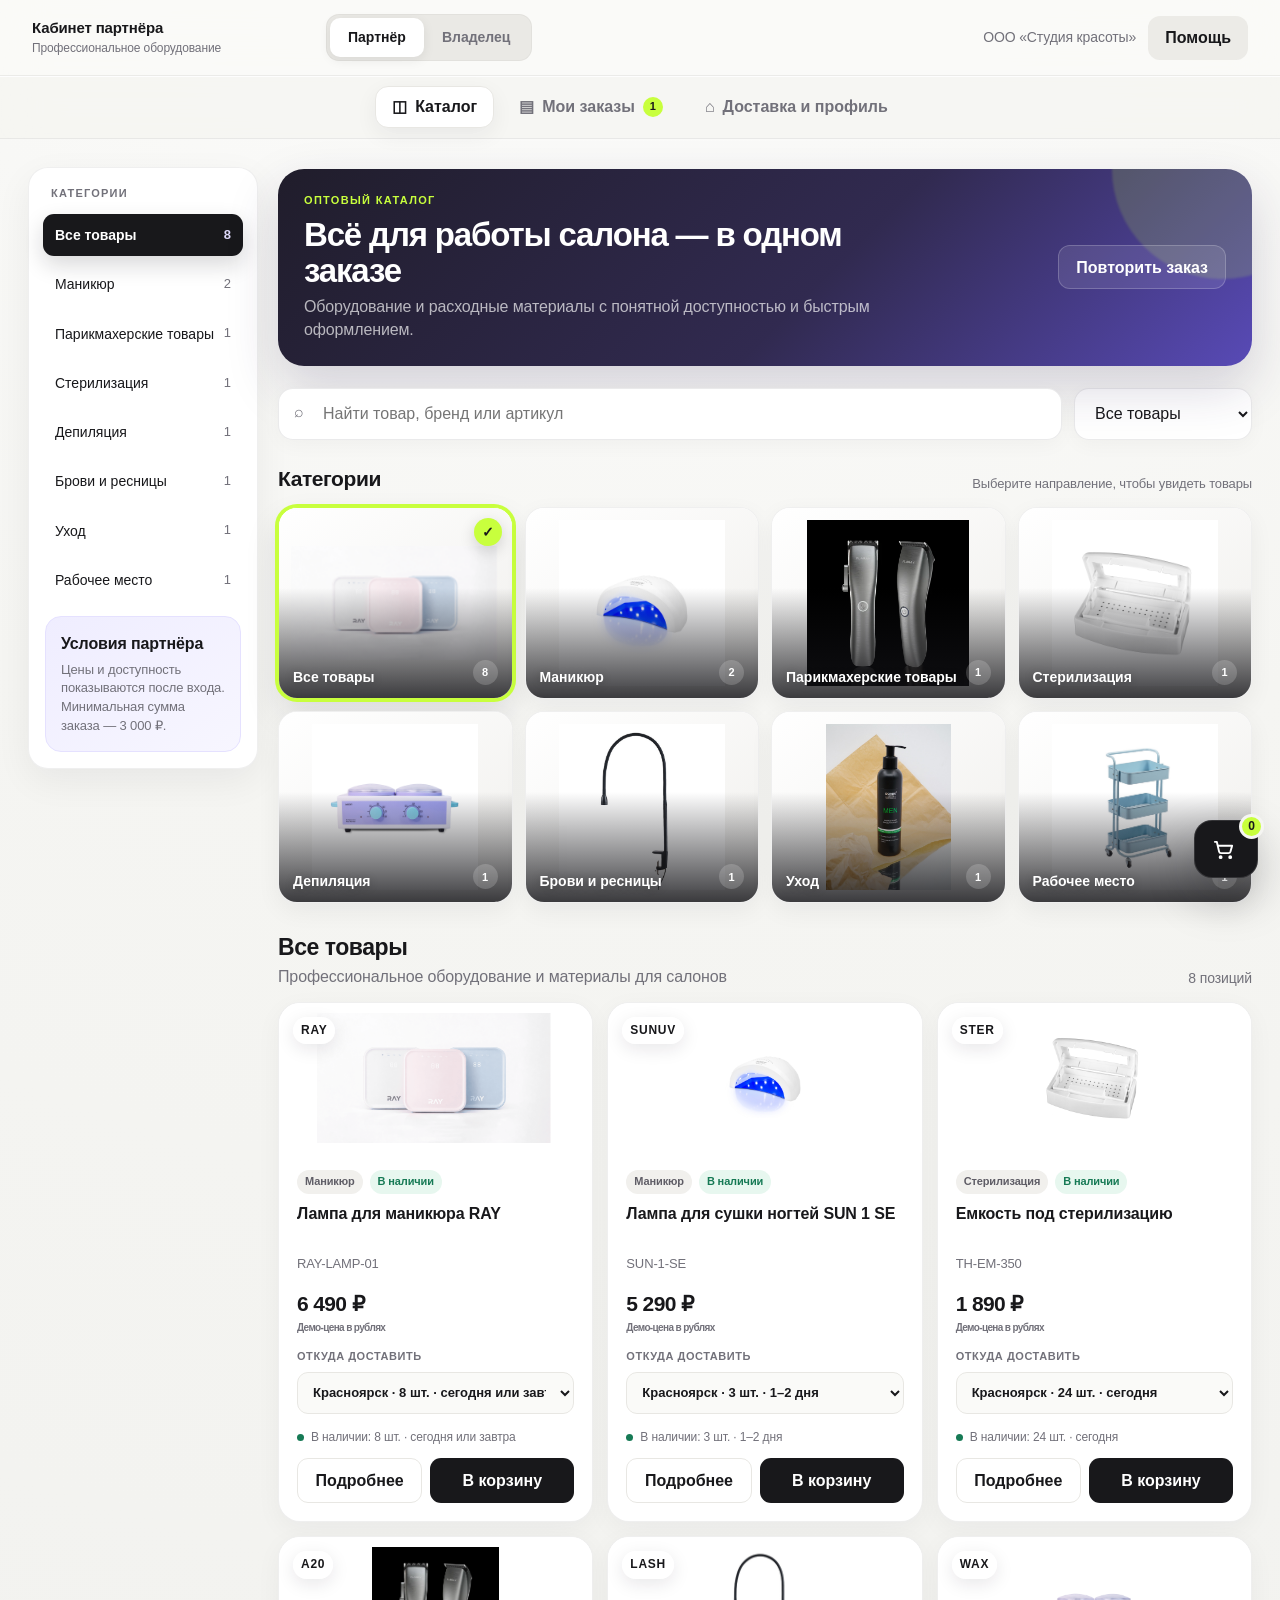
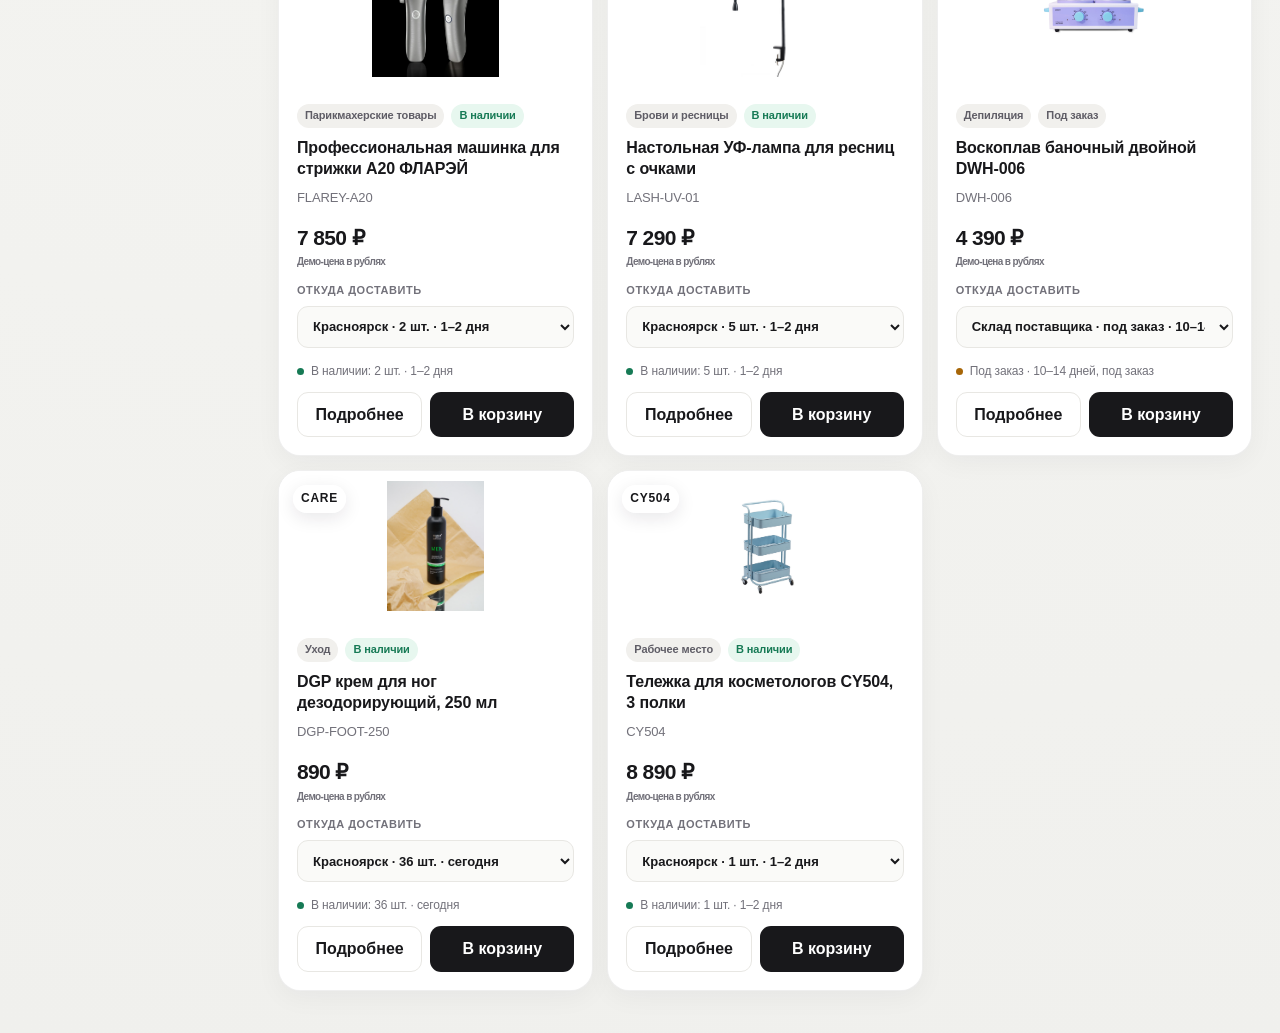
<file: index.html>
<!doctype html>
<html lang="ru">
<head>
  <meta charset="utf-8">
  <meta name="viewport" content="width=device-width, initial-scale=1">
  <meta name="robots" content="noindex, nofollow, noarchive">
  <meta name="description" content="B2B-кабинет для заказа профессионального оборудования и расходных материалов для салонов красоты.">
  <link rel="icon" href="data:,">
  <title>B2B кабинет — профессиональный каталог</title>
  <link rel="stylesheet" href="partner-mvp.css">
  <style>
    :root{
      --th-purple:#52478a;--th-purple-dark:#3f376e;--th-purple-soft:#f0eef8;
      --th-lime:#d7ff18;--th-ink:#25223a;--th-muted:#706c82;--th-line:#e5e2ef;
      --th-bg:#f8f7fb;--th-white:#fff;--th-green:#2c7a5d;--th-red:#b74655;--th-amber:#a76812;
      --th-shadow:0 18px 50px rgba(51,42,91,.10);--th-radius:22px;
    }
    *{box-sizing:border-box}
    body{margin:0;background:var(--th-bg);color:var(--th-ink);font-family:Inter,Arial,sans-serif;font-size:16px;line-height:1.45}
    button,input,select{font:inherit}
    button{cursor:pointer}
    .app{min-height:100vh}
    .topbar{position:sticky;top:0;z-index:30;display:flex;align-items:center;gap:24px;padding:14px 28px;background:rgba(255,255,255,.96);border-bottom:1px solid var(--th-line);backdrop-filter:blur(16px)}
    .brand{display:flex;align-items:center;gap:13px;min-width:245px}
    .brand-copy{font-size:13px;line-height:1.15;color:var(--th-muted)}
    .role-switch{display:flex;padding:4px;background:var(--th-purple-soft);border-radius:14px}
    .role-switch button{border:0;background:transparent;color:var(--th-muted);padding:9px 16px;border-radius:11px;font-weight:700}
    .role-switch button.active{background:var(--th-white);color:var(--th-purple);box-shadow:0 3px 12px rgba(48,38,90,.10)}
    .top-actions{margin-left:auto;display:flex;align-items:center;gap:12px}
    .quiet{color:var(--th-muted);font-size:14px}
    .icon-btn,.secondary,.primary{border:0;border-radius:14px;min-height:44px;padding:0 17px;font-weight:750}
    .icon-btn{background:var(--th-purple-soft);color:var(--th-purple)}
    .secondary{background:var(--th-white);color:var(--th-purple);border:1px solid var(--th-line)}
    .primary{background:var(--th-lime);color:#27293a}
    .shell{display:grid;grid-template-columns:250px minmax(0,1fr) 320px;gap:24px;max-width:1500px;margin:0 auto;padding:24px 28px 42px}
    .sidebar,.cart,.panel,.product,.metric,.owner-block{background:var(--th-white);border:1px solid var(--th-line);box-shadow:var(--th-shadow)}
    .sidebar{position:sticky;top:97px;align-self:start;border-radius:var(--th-radius);padding:20px}
    .side-title{margin:0 0 12px;font-size:13px;color:var(--th-muted);font-weight:800;text-transform:uppercase;letter-spacing:.07em}
    .category-list{display:grid;gap:7px}
    .category-btn{display:flex;align-items:center;justify-content:space-between;text-align:left;width:100%;border:0;background:transparent;color:var(--th-ink);padding:11px 12px;border-radius:12px}
    .category-btn span:last-child{color:var(--th-muted);font-size:13px}
    .category-btn.active{background:var(--th-purple);color:white;font-weight:800}
    .category-btn.active span:last-child{color:#ded9fa}
    .side-callout{margin-top:18px;padding:16px;border-radius:16px;background:var(--th-purple-soft)}
    .side-callout strong{display:block;color:var(--th-purple);margin-bottom:5px}
    .side-callout p{font-size:13px;color:var(--th-muted);margin:0}
    .main{min-width:0}
    .welcome{display:flex;align-items:end;justify-content:space-between;gap:20px;margin:4px 0 20px}
    h1{font-size:32px;line-height:1.08;margin:0 0 7px;letter-spacing:-.035em}
    h2{font-size:23px;margin:0;letter-spacing:-.02em}
    h3{font-size:18px;margin:0}
    .welcome p,.section-head p{margin:0;color:var(--th-muted)}
    .search-row{display:grid;grid-template-columns:minmax(0,1fr) 180px;gap:12px;margin-bottom:18px}
    .search-wrap{position:relative}
    .search-wrap span{position:absolute;left:16px;top:12px;color:var(--th-muted)}
    .search-row input,.search-row select{width:100%;min-height:48px;border:1px solid var(--th-line);border-radius:14px;background:var(--th-white);color:var(--th-ink);padding:0 16px}
    .search-row input{padding-left:44px}
    .search-row input:focus,.search-row select:focus{outline:3px solid rgba(82,71,138,.16);border-color:var(--th-purple)}
    .category-chips{display:flex;gap:9px;overflow:auto;padding-bottom:5px;margin-bottom:20px;scrollbar-width:none}
    .chip{white-space:nowrap;border:1px solid var(--th-line);background:var(--th-white);color:var(--th-muted);border-radius:99px;padding:9px 14px}
    .chip.active{background:var(--th-purple);border-color:var(--th-purple);color:white;font-weight:700}
    .category-section-head{display:flex;align-items:end;justify-content:space-between;gap:16px;margin:24px 0 13px}
    .category-section-head h2{font-size:21px}.category-section-head span{color:var(--th-muted);font-size:13px}
    .category-tiles{display:grid;grid-template-columns:repeat(4,minmax(0,1fr));gap:12px;margin:0 0 28px}
    .category-tile{position:relative;min-width:0;aspect-ratio:1.22;overflow:hidden;border:1px solid rgba(28,28,32,.07);border-radius:19px;background:#fff;padding:0;box-shadow:0 8px 24px rgba(25,22,42,.055);transition:transform .18s ease,box-shadow .18s ease,border-color .18s ease;text-align:left}
    .category-tile:hover{transform:translateY(-3px);box-shadow:0 16px 34px rgba(25,22,42,.11)}
    .category-tile-media{position:absolute;inset:0;display:block;background:linear-gradient(145deg,#fff,#f0efec)}
    .category-tile-media img{width:100%;height:100%;object-fit:contain;padding:12px;transition:transform .22s ease}
    .category-tile:hover img{transform:scale(1.045)}
    .category-tile::after{content:"";position:absolute;inset:42% 0 0;background:linear-gradient(to bottom,transparent,rgba(18,18,22,.82));pointer-events:none}
    .category-tile-label{position:absolute;z-index:2;left:14px;right:14px;bottom:13px;display:flex;align-items:end;justify-content:space-between;gap:8px;color:#fff;font-size:14px;font-weight:850;line-height:1.15;text-shadow:0 1px 8px rgba(0,0,0,.26)}
    .category-tile-label small{display:grid;place-items:center;min-width:25px;height:25px;padding:0 7px;border-radius:99px;background:rgba(255,255,255,.18);font-size:11px;color:#fff;text-shadow:none}
    .category-tile.active{border-color:var(--th-lime);box-shadow:0 0 0 3px var(--th-lime),0 16px 34px rgba(25,22,42,.12)}
    .category-tile.active::before{content:"✓";position:absolute;z-index:3;right:10px;top:10px;display:grid;place-items:center;width:28px;height:28px;border-radius:50%;background:var(--th-lime);color:var(--th-ink);font-size:14px;font-weight:950;box-shadow:0 5px 15px rgba(0,0,0,.16)}
    .section-head{display:flex;justify-content:space-between;align-items:end;gap:20px;margin:18px 0 14px}
    .results-count{font-size:14px;color:var(--th-muted)}
    .product-grid{display:grid;grid-template-columns:repeat(2,minmax(0,1fr));gap:15px}
    .product{border-radius:20px;overflow:hidden;transition:transform .2s ease,box-shadow .2s ease}
    .product:hover{transform:translateY(-2px);box-shadow:0 22px 54px rgba(51,42,91,.14)}
    .product-visual{height:132px;display:flex;align-items:center;justify-content:center;background:linear-gradient(145deg,#f9f8fc,#e9e5f6);position:relative;overflow:hidden}
    .product-visual::after{content:"";width:90px;height:90px;border-radius:24px;background:linear-gradient(145deg,#fff,#d8d2eb);box-shadow:0 18px 30px rgba(70,58,116,.18);transform:rotate(-6deg)}
    .product-visual.lamp::after{border-radius:30px 30px 18px 18px;width:118px;height:72px}
    .product-visual.ster::after{border-radius:12px;width:118px;height:82px;background:linear-gradient(145deg,#fefefe,#cfd4df)}
    .product-visual.hair::after{width:112px;height:44px;border-radius:30px 12px 12px 30px;background:linear-gradient(145deg,#786da8,#3f376e)}
    .product-visual.lash::after{width:8px;height:105px;border-radius:8px;background:#7c719f;transform:rotate(30deg)}
    .product-code{position:absolute;z-index:2;font-weight:900;letter-spacing:.06em;color:var(--th-purple)}
    .product-body{padding:16px}
    .badges{display:flex;gap:7px;flex-wrap:wrap;margin-bottom:10px}
    .badge{font-size:12px;border-radius:99px;padding:4px 8px;background:var(--th-purple-soft);color:var(--th-purple);font-weight:700}
    .badge.in{background:#eaf7f1;color:var(--th-green)}
    .product-name{font-weight:800;min-height:48px}
    .sku{font-size:13px;color:var(--th-muted);margin-top:3px}
    .price-row{display:flex;align-items:center;justify-content:space-between;gap:10px;margin-top:15px}
    .price{font-size:20px;font-weight:850}
    .add-btn{border:0;background:var(--th-purple);color:white;border-radius:12px;padding:10px 13px;font-weight:800}
    .add-btn.added{background:var(--th-green)}
    .cart{position:sticky;top:97px;align-self:start;border-radius:var(--th-radius);padding:20px;max-height:calc(100vh - 120px);overflow:auto}
    .cart-head{display:flex;align-items:center;justify-content:space-between;margin-bottom:17px}
    .cart-count{min-width:28px;height:28px;border-radius:50%;display:grid;place-items:center;background:var(--th-lime);font-weight:900}
    .cart-empty{padding:36px 8px;text-align:center;color:var(--th-muted)}
    .cart-empty b{display:block;color:var(--th-ink);margin-bottom:5px}
    .cart-items{display:grid;gap:12px}
    .cart-line{display:grid;grid-template-columns:1fr auto;gap:8px;padding-bottom:12px;border-bottom:1px solid var(--th-line)}
    .cart-line strong{font-size:14px}
    .cart-line small{display:block;color:var(--th-muted);margin-top:3px}
    .qty{display:flex;align-items:center;gap:7px}
    .qty button{width:28px;height:28px;border-radius:9px;border:1px solid var(--th-line);background:white;color:var(--th-purple);font-weight:900}
    .cart-summary{margin-top:16px;display:grid;gap:9px}
    .summary-row{display:flex;justify-content:space-between;gap:12px;color:var(--th-muted)}
    .summary-row.total{font-size:21px;color:var(--th-ink);font-weight:900;border-top:1px solid var(--th-line);padding-top:13px;margin-top:4px}
    .progress-copy{font-size:13px;color:var(--th-muted);margin-top:11px}
    .progress{height:8px;border-radius:99px;background:var(--th-purple-soft);overflow:hidden;margin:7px 0 14px}
    .progress > div{height:100%;background:var(--th-lime);transition:width .2s ease}
    .checkout{width:100%}
    .checkout:disabled{opacity:.45;cursor:not-allowed}
    .owner-view{display:none;max-width:1400px;margin:0 auto;padding:24px 28px 44px}
    .owner-view.active{display:block}.customer-view.hidden{display:none}
    .owner-top{display:flex;align-items:end;justify-content:space-between;gap:20px;margin-bottom:22px}
    .demo-tag{display:inline-flex;align-items:center;gap:7px;background:var(--th-purple-soft);color:var(--th-purple);padding:7px 11px;border-radius:99px;font-size:13px;font-weight:800}
    .metrics{display:grid;grid-template-columns:repeat(4,1fr);gap:14px;margin-bottom:18px}
    .metric{border-radius:18px;padding:18px}
    .metric span{font-size:13px;color:var(--th-muted)}
    .metric strong{display:block;font-size:28px;margin:5px 0 2px}
    .metric small{color:var(--th-green)}
    .owner-grid{display:grid;grid-template-columns:minmax(0,1.55fr) minmax(300px,.75fr);gap:18px}
    .owner-block{border-radius:22px;padding:20px}
    .owner-block-head{display:flex;align-items:center;justify-content:space-between;gap:12px;margin-bottom:16px}
    .orders{width:100%;border-collapse:collapse}
    .orders th{text-align:left;color:var(--th-muted);font-size:12px;text-transform:uppercase;letter-spacing:.05em;padding:11px 8px;border-bottom:1px solid var(--th-line)}
    .orders td{padding:14px 8px;border-bottom:1px solid var(--th-line);font-size:14px}
    .status{font-size:12px;font-weight:800;padding:6px 9px;border-radius:99px;white-space:nowrap}
    .status.new{background:#f0eef8;color:var(--th-purple)}
    .status.work{background:#fff2df;color:var(--th-amber)}
    .status.ready{background:#eaf7f1;color:var(--th-green)}
    .owner-categories{display:grid;gap:11px}
    .owner-cat{display:grid;grid-template-columns:1fr auto;gap:8px;padding:12px 0;border-bottom:1px solid var(--th-line)}
    .owner-cat small{color:var(--th-muted)}
    .stock-warning{margin-top:18px;padding:16px;border-radius:16px;background:#fff3f1;color:var(--th-red)}
    .stock-warning strong{display:block;margin-bottom:3px}
    .mobile-cart{display:none;position:sticky;bottom:12px;margin:12px;background:var(--th-purple);color:white;border:0;border-radius:16px;width:calc(100% - 24px);padding:14px 16px;font-weight:850;z-index:25}
    .toast{position:fixed;right:24px;bottom:24px;z-index:60;background:#25223a;color:white;padding:14px 18px;border-radius:14px;box-shadow:var(--th-shadow);opacity:0;transform:translateY(10px);pointer-events:none;transition:.2s}
    .toast.show{opacity:1;transform:translateY(0)}
    .no-results{grid-column:1/-1;background:white;border:1px dashed var(--th-line);border-radius:20px;padding:40px;text-align:center;color:var(--th-muted)}
    @media(max-width:1100px){.shell{grid-template-columns:220px minmax(0,1fr)}.cart{display:none}.mobile-cart{display:block}.metrics{grid-template-columns:repeat(2,1fr)}}
    @media(max-width:760px){.topbar{padding:12px 16px;gap:12px;flex-wrap:wrap}.brand{min-width:0;flex:1}.brand-copy,.quiet{display:none}.role-switch{order:3;width:100%}.role-switch button{flex:1}.shell{display:block;padding:18px 14px 30px}.sidebar{position:static;padding:0;border:0;box-shadow:none;background:transparent}.side-title,.category-list,.side-callout{display:none}.welcome{align-items:start}.welcome .secondary{display:none}h1{font-size:27px}.search-row{grid-template-columns:1fr}.category-section-head{margin-top:22px}.category-section-head h2{font-size:22px}.category-section-head span{display:none}.category-tiles{grid-template-columns:repeat(2,minmax(0,1fr));gap:11px;margin-bottom:30px}.category-tile{aspect-ratio:1.08;border-radius:18px}.category-tile-media img{padding:10px}.category-tile-label{left:12px;right:12px;bottom:12px;font-size:14px}.section-head{scroll-margin-top:330px}.product-grid{grid-template-columns:1fr}.product-visual{height:116px}.owner-view{padding:18px 14px 34px}.owner-top{align-items:start}.owner-top .primary{display:none}.metrics{grid-template-columns:1fr 1fr}.metric strong{font-size:23px}.owner-grid{grid-template-columns:1fr}.orders th:nth-child(3),.orders td:nth-child(3){display:none}.top-actions .icon-btn{display:none}}
    @media(max-width:430px){.metrics{grid-template-columns:1fr}.owner-block{padding:15px}.orders td,.orders th{padding-left:4px;padding-right:4px}}

    /* Современная визуальная система MVP */
    :root{
      --th-purple:#6155d6;--th-purple-dark:#4438b8;--th-purple-soft:#efedff;
      --th-lime:#c8ff3d;--th-ink:#18181b;--th-muted:#72717a;--th-line:#e8e7e3;
      --th-bg:#f5f5f2;--th-white:#fff;--th-green:#167a55;--th-red:#c33e52;--th-amber:#a76608;
      --th-shadow:0 12px 36px rgba(25,22,42,.06);--th-radius:24px;
    }
    body{font-family:Inter,-apple-system,BlinkMacSystemFont,"Segoe UI",sans-serif;background:radial-gradient(circle at 52% -20%,#fff 0,#f5f5f2 42%,#f0f0ed 100%);letter-spacing:-.008em}
    .topbar{min-height:76px;padding:12px 32px;background:rgba(250,250,248,.88);border-bottom:1px solid rgba(30,30,35,.07);box-shadow:0 1px 0 rgba(255,255,255,.8);backdrop-filter:blur(22px) saturate(150%)}
    .brand{min-width:270px;gap:0}
    .product-nameplate{display:grid;gap:1px}
    .product-nameplate strong{font-size:15px;letter-spacing:-.01em}
    .product-nameplate span{font-size:12px;color:var(--th-muted)}
    .role-switch{padding:3px;background:#eae9e5;border:1px solid rgba(30,30,35,.04);border-radius:13px}
    .role-switch button{padding:9px 18px;border-radius:10px;font-size:14px}
    .role-switch button.active{color:var(--th-ink);box-shadow:0 3px 12px rgba(20,20,28,.08)}
    .icon-btn,.secondary,.primary{border-radius:12px;transition:transform .18s ease,box-shadow .18s ease,background .18s ease}
    .icon-btn:hover,.secondary:hover,.primary:hover,.add-btn:hover{transform:translateY(-1px)}
    .icon-btn{background:#ecebe7;color:var(--th-ink)}
    .primary{background:var(--th-ink);color:white;box-shadow:0 9px 24px rgba(20,20,24,.15)}
    .shell{grid-template-columns:230px minmax(0,1fr) 336px;gap:20px;padding-top:28px}
    .sidebar,.cart,.panel,.product,.metric,.owner-block{border-color:rgba(28,28,32,.07);box-shadow:var(--th-shadow)}
    .sidebar{top:100px;padding:14px;border-radius:20px}
    .side-title{padding:4px 8px;margin-bottom:8px;font-size:11px;letter-spacing:.11em}
    .category-btn{padding:11px 12px;border-radius:11px;font-size:14px}
    .category-btn.active{background:var(--th-ink);box-shadow:0 9px 22px rgba(20,20,24,.16)}
    .side-callout{margin:15px 2px 2px;padding:15px;background:linear-gradient(145deg,#efedff,#f7f6ff);border:1px solid #e5e1ff}
    .side-callout strong{color:var(--th-ink)}
    .welcome{align-items:center;margin:2px 0 22px;padding:24px 26px;border-radius:26px;background:linear-gradient(135deg,#201d2b 0,#312a50 56%,#584ab6 100%);color:white;box-shadow:0 22px 52px rgba(42,34,84,.18);overflow:hidden;position:relative}
    .welcome::after{content:"";position:absolute;width:220px;height:220px;right:-80px;top:-110px;border-radius:50%;background:rgba(200,255,61,.16);filter:blur(1px)}
    .welcome > *{position:relative;z-index:1}
    .welcome h1{font-size:33px;max-width:620px}
    .welcome p{color:rgba(255,255,255,.68);max-width:600px}
    .welcome .secondary{background:rgba(255,255,255,.10);border-color:rgba(255,255,255,.20);color:white;white-space:nowrap}
    .eyebrow{display:block;margin-bottom:8px;color:var(--th-lime);font-size:11px;font-weight:850;letter-spacing:.12em;text-transform:uppercase}
    .search-row{grid-template-columns:minmax(0,1fr) 178px;margin-bottom:14px}
    .search-row input,.search-row select{min-height:52px;border-color:rgba(28,28,32,.09);border-radius:15px;box-shadow:0 5px 20px rgba(24,24,28,.035)}
    .search-row input:focus,.search-row select:focus{outline:4px solid rgba(97,85,214,.10);border-color:var(--th-purple)}
    .category-chips{gap:8px;margin-bottom:22px}
    .chip{padding:9px 14px;border-color:rgba(28,28,32,.08);box-shadow:0 3px 12px rgba(25,22,42,.025)}
    .chip.active{background:var(--th-ink);border-color:var(--th-ink)}
    .section-head{margin-top:6px}
    .product-grid{gap:14px}
    .product{border-radius:22px;box-shadow:0 7px 26px rgba(25,22,42,.045)}
    .product:hover{transform:translateY(-4px);box-shadow:0 22px 52px rgba(25,22,42,.11)}
    .product-visual{height:150px;background:linear-gradient(145deg,#f1f0ec,#e7e5f3)}
    .product-visual::before{content:"";position:absolute;inset:18px;border-radius:18px;background:linear-gradient(120deg,rgba(255,255,255,.72),rgba(255,255,255,.12));border:1px solid rgba(255,255,255,.7)}
    .product-visual::after{box-shadow:0 24px 38px rgba(62,52,105,.18)}
    .product-code{left:24px;top:21px;font-size:12px;color:#4e438e}
    .product-visual.has-image{background:#fff}
    .product-visual.has-image::before,.product-visual.has-image::after{display:none}
    .product-photo{width:100%;height:100%;object-fit:contain;padding:10px 18px;background:#fff;transition:transform .24s ease}
    .product:hover .product-photo{transform:scale(1.035)}
    .product-visual.has-image .product-code{left:14px;top:14px;padding:5px 8px;border-radius:99px;background:rgba(255,255,255,.92);box-shadow:0 5px 18px rgba(25,22,42,.10);color:var(--th-ink)}
    .price-note{display:block;margin-top:2px;color:var(--th-muted);font-size:10px;font-weight:650}
    .product-body{padding:17px 18px 18px}
    .badge{background:#f1f0ed;color:#5f5d66;font-size:11px}
    .badge.in{background:#e7f7ef;color:var(--th-green)}
    .product-name{font-size:16px;line-height:1.3}
    .price{font-size:21px;letter-spacing:-.03em}
    .add-btn{background:var(--th-ink);border-radius:11px;padding:10px 14px;transition:.18s ease}
    .add-btn.added{background:var(--th-green)}
    .product-actions{display:grid;grid-template-columns:1fr 1.15fr;gap:8px;margin-top:12px}
    .detail-btn{border:1px solid var(--th-line);background:white;color:var(--th-ink);border-radius:11px;padding:10px 12px;font-weight:750;transition:.18s ease}
    .detail-btn:hover{background:#f4f3ef;transform:translateY(-1px)}
    .cart{top:100px;border-radius:22px;padding:18px}
    .cart-count{background:var(--th-lime);color:var(--th-ink)}
    .qty button{color:var(--th-ink);background:#f5f5f2}
    .progress{background:#ecebe7}.progress > div{background:linear-gradient(90deg,var(--th-purple),#8f7ef4)}
    .metric{position:relative;overflow:hidden;border-radius:20px;padding:19px}
    .metric:first-child{background:var(--th-ink);color:white}
    .metric:first-child span{color:rgba(255,255,255,.58)}
    .metric:first-child small{color:var(--th-lime)}
    .owner-block{border-radius:24px}
    .demo-tag{background:#edebff;color:var(--th-purple-dark)}
    .stock-warning{background:#fff0ee}
    .orders tbody tr{cursor:pointer;transition:background .16s ease}
    .orders tbody tr:hover{background:#f7f6f2}
    .stock-warning{cursor:pointer;transition:transform .18s ease,box-shadow .18s ease}
    .stock-warning:hover{transform:translateY(-2px);box-shadow:0 12px 30px rgba(195,62,82,.10)}
    .cart-close{display:none;width:34px;height:34px;border:0;border-radius:10px;background:#f0efeb;color:var(--th-ink);font-size:20px}
    .cart-backdrop{display:none;position:fixed;inset:0;background:rgba(16,15,21,.48);backdrop-filter:blur(4px);z-index:65}
    .toast{background:var(--th-ink);border:1px solid rgba(255,255,255,.1);box-shadow:0 18px 48px rgba(0,0,0,.22)}
    @media(max-width:1100px){
      .cart.mobile-open{display:block;position:fixed;left:14px;right:14px;bottom:14px;top:auto;z-index:70;max-height:min(76vh,680px);border-radius:26px;animation:cartUp .22s ease-out}
      .cart-backdrop.show{display:block}.cart-close{display:grid;place-items:center}
      .mobile-cart{position:fixed;left:0;bottom:10px;background:var(--th-ink);box-shadow:0 16px 42px rgba(20,20,24,.24);border:1px solid rgba(255,255,255,.12)}
      .customer-view{padding-bottom:74px}
      @keyframes cartUp{from{opacity:0;transform:translateY(24px)}to{opacity:1;transform:translateY(0)}}
    }
    @media(max-width:760px){
      .topbar{padding:11px 14px;gap:10px}.brand{min-width:0}.product-nameplate span{display:none}
      .role-switch{margin-top:2px}.shell{padding-top:14px}.welcome{padding:22px 20px;border-radius:22px;margin-bottom:14px}
      .welcome h1{font-size:29px}.welcome p{font-size:14px}.search-row{grid-template-columns:1fr}.search-row input,.search-row select{min-height:50px}
      .section-head{align-items:center}.product-grid{gap:12px}.product{display:grid;grid-template-columns:118px minmax(0,1fr);border-radius:18px}
      .product-visual{height:auto;min-height:180px}.product-visual::before{inset:10px}.product-visual::after{transform:scale(.72) rotate(-6deg)}
      .product-body{padding:15px}.product-name{min-height:0}.price-row{align-items:flex-end}.product-actions{grid-template-columns:1fr}.detail-btn,.add-btn{padding:9px 11px;font-size:13px}
      .owner-top h1{font-size:29px}.owner-block{border-radius:20px}
    }
    @media(max-width:430px){
      .top-actions{gap:0}.product-nameplate strong{font-size:14px}.welcome h1{font-size:27px}
      .product{grid-template-columns:104px minmax(0,1fr)}.product-visual{min-height:186px}.product-code{left:16px;top:16px}
      .badges{gap:4px}.badge:first-child{display:none}.price{font-size:18px}.add-btn{padding:9px 10px}
    }

    /* Корзина открывается только по плавающей кнопке */
    .shell{grid-template-columns:230px minmax(0,1fr);max-width:1460px}
    .product-grid{grid-template-columns:repeat(3,minmax(0,1fr))}
    .cart{display:none}
    .cart.mobile-open{display:block;position:fixed;top:20px;right:20px;bottom:20px;width:min(390px,calc(100% - 40px));max-height:none;z-index:70;border-radius:26px;animation:cartSlide .22s ease-out}
    .cart-close{display:grid;place-items:center}
    .cart-backdrop.show{display:block}
    .mobile-cart{display:flex;position:fixed;right:22px;left:auto;bottom:22px;align-items:center;gap:11px;width:auto;min-width:64px;height:58px;margin:0;padding:0 17px;border-radius:18px;background:var(--th-ink);color:white;border:1px solid rgba(255,255,255,.12);box-shadow:0 18px 46px rgba(20,20,24,.28);z-index:55;transition:transform .18s ease,box-shadow .18s ease}
    .mobile-cart:hover{transform:translateY(-2px);box-shadow:0 22px 54px rgba(20,20,24,.34)}
    .mobile-cart svg{width:23px;height:23px;stroke:currentColor;fill:none;stroke-width:2;stroke-linecap:round;stroke-linejoin:round}
    .floating-count{position:absolute;right:-7px;top:-7px;display:grid;place-items:center;min-width:25px;height:25px;padding:0 6px;border-radius:99px;background:var(--th-lime);color:var(--th-ink);font-size:12px;font-weight:900;border:3px solid var(--th-bg)}
    .customer-view{padding-bottom:0}
    @keyframes cartSlide{from{opacity:0;transform:translateX(26px)}to{opacity:1;transform:none}}
    @media(max-width:1220px){.product-grid{grid-template-columns:repeat(2,minmax(0,1fr))}}
    @media(max-width:760px){
      .product-grid{grid-template-columns:1fr}.cart.mobile-open{left:12px;right:12px;top:auto;bottom:12px;width:auto;max-height:min(78vh,700px);animation:cartUp .22s ease-out}
      .mobile-cart{right:14px;bottom:14px;height:56px;border-radius:17px}.customer-view{padding-bottom:72px}
    }

    /* Предпродажные сценарии */
    .modal-overlay{display:none;position:fixed;inset:0;z-index:90;place-items:center;padding:24px;background:rgba(15,14,19,.58);backdrop-filter:blur(7px)}
    .modal-overlay.show{display:grid;animation:modalFade .18s ease-out}
    .modal-dialog{width:min(720px,100%);max-height:min(92vh,900px);overflow:auto;background:white;border:1px solid rgba(28,28,32,.08);border-radius:28px;box-shadow:0 34px 90px rgba(14,12,24,.28);animation:modalUp .22s ease-out}
    .modal-dialog.wide{width:min(900px,100%)}
    .modal-head{position:sticky;top:0;z-index:2;display:flex;align-items:flex-start;justify-content:space-between;gap:20px;padding:23px 25px 18px;background:rgba(255,255,255,.94);border-bottom:1px solid var(--th-line);backdrop-filter:blur(14px)}
    .modal-kicker{display:block;margin-bottom:5px;color:var(--th-purple);font-size:11px;font-weight:900;letter-spacing:.11em;text-transform:uppercase}
    .modal-head h2{font-size:25px;line-height:1.12}
    .modal-close{display:grid;place-items:center;flex:0 0 auto;width:36px;height:36px;border:0;border-radius:11px;background:#efeee9;color:var(--th-ink);font-size:21px}
    .modal-content{padding:24px 25px 26px}
    .product-detail{display:grid;grid-template-columns:240px 1fr;gap:24px}
    .product-detail .product-visual{height:250px;border-radius:21px}
    .product-detail .product-visual::after{transform:scale(1.25) rotate(-6deg)}
    .product-detail .product-photo{padding:22px}
    .product-detail-copy{display:flex;flex-direction:column;min-width:0}
    .product-detail-copy .price{display:block;margin:15px 0 12px;font-size:28px}
    .product-description{color:var(--th-muted);font-size:14px;line-height:1.55}
    .spec-list{display:grid;gap:0;margin:18px 0 0;border-top:1px solid var(--th-line)}
    .spec-row{display:grid;grid-template-columns:1fr auto;gap:16px;padding:11px 0;border-bottom:1px solid var(--th-line);font-size:13px}
    .spec-row span{color:var(--th-muted)}
    .modal-actions{display:flex;justify-content:flex-end;gap:9px;margin-top:22px}
    .modal-actions .primary,.modal-actions .secondary{min-width:150px}
    .info-grid{display:grid;grid-template-columns:repeat(3,1fr);gap:10px}
    .info-card{padding:17px;border:1px solid var(--th-line);border-radius:17px;background:#fafaf8}
    .info-card b{display:block;margin-bottom:6px}.info-card p{margin:0;color:var(--th-muted);font-size:13px;line-height:1.5}
    .contact-strip{display:flex;align-items:center;justify-content:space-between;gap:18px;margin-top:16px;padding:17px 18px;border-radius:18px;background:var(--th-ink);color:white}
    .contact-strip span{display:block;color:rgba(255,255,255,.62);font-size:12px;margin-top:3px}
    .contact-links{display:flex;gap:8px;flex-wrap:wrap;justify-content:flex-end}
    .contact-links a{color:var(--th-ink);background:var(--th-lime);text-decoration:none;padding:9px 12px;border-radius:10px;font-weight:850;font-size:13px}
    .order-hero{display:grid;grid-template-columns:repeat(3,1fr);gap:10px;margin-bottom:18px}
    .order-fact{padding:15px;border:1px solid var(--th-line);border-radius:16px;background:#fafaf8}
    .order-fact span{display:block;color:var(--th-muted);font-size:12px;margin-bottom:4px}.order-fact strong{font-size:15px}
    .next-action{padding:16px 17px;border-radius:17px;background:linear-gradient(135deg,#efedff,#f8f7ff);border:1px solid #e3dfff}
    .next-action span{display:block;color:var(--th-purple);font-size:11px;font-weight:900;text-transform:uppercase;letter-spacing:.08em;margin-bottom:5px}
    .timeline{display:grid;gap:12px;margin-top:20px}
    .timeline-step{display:grid;grid-template-columns:22px 1fr;gap:10px;align-items:start;color:var(--th-muted);font-size:13px}
    .timeline-step i{display:grid;place-items:center;width:22px;height:22px;border-radius:50%;background:#ecebe7;color:#777;font-style:normal;font-size:11px;font-weight:900}
    .timeline-step.done{color:var(--th-ink)}.timeline-step.done i{background:var(--th-green);color:white}.timeline-step.current i{background:var(--th-lime);color:var(--th-ink)}
    .registry-filters{display:flex;gap:7px;overflow:auto;margin-bottom:14px;padding-bottom:2px}.registry-filter{white-space:nowrap;border:1px solid var(--th-line);background:white;border-radius:99px;padding:8px 12px;color:var(--th-muted);font-weight:750}.registry-filter.active{background:var(--th-ink);color:white;border-color:var(--th-ink)}
    .registry-list{display:grid;gap:8px}.registry-row{display:grid;grid-template-columns:100px 1fr 120px 120px 34px;align-items:center;gap:12px;padding:13px 14px;border:1px solid var(--th-line);border-radius:15px;background:#fff;cursor:pointer}.registry-row:hover{background:#f8f7f4}.registry-row small{display:block;color:var(--th-muted)}.registry-arrow{font-size:20px;color:var(--th-muted)}
    .form-grid{display:grid;grid-template-columns:1fr 1fr;gap:13px}.form-field{display:grid;gap:6px}.form-field.full{grid-column:1/-1}.form-field span{font-size:12px;font-weight:800;color:var(--th-muted)}.form-field input,.form-field select,.form-field textarea{width:100%;border:1px solid var(--th-line);border-radius:13px;background:#fafaf8;padding:12px 13px;color:var(--th-ink);font:inherit}.form-field textarea{min-height:92px;resize:vertical}.form-field input:focus,.form-field select:focus,.form-field textarea:focus{outline:3px solid rgba(97,85,214,.12);border-color:var(--th-purple)}
    .success-state{text-align:center;padding:18px 8px 8px}.success-mark{display:grid;place-items:center;width:62px;height:62px;margin:0 auto 16px;border-radius:50%;background:var(--th-lime);font-size:28px;font-weight:900}.success-state p{color:var(--th-muted);max-width:520px;margin:8px auto 0}
    @keyframes modalFade{from{opacity:0}to{opacity:1}}@keyframes modalUp{from{opacity:0;transform:translateY(18px) scale(.985)}to{opacity:1;transform:none}}
    @media(max-width:760px){.top-actions{margin-left:0}.top-actions .icon-btn{display:flex;align-items:center;min-height:38px;padding:0 12px}.owner-top .primary{display:inline-flex;align-items:center;justify-content:center}.modal-overlay{padding:10px;align-items:end}.modal-dialog,.modal-dialog.wide{width:100%;max-height:91vh;border-radius:24px 24px 18px 18px}.modal-head{padding:19px 19px 15px}.modal-content{padding:19px}.product-detail{grid-template-columns:1fr}.product-detail .product-visual{height:190px}.info-grid{grid-template-columns:1fr}.contact-strip{align-items:flex-start;flex-direction:column}.contact-links{justify-content:flex-start}.order-hero{grid-template-columns:1fr}.registry-row{grid-template-columns:82px 1fr auto}.registry-row .registry-total,.registry-row .status{display:none}.form-grid{grid-template-columns:1fr}.form-field.full{grid-column:auto}.modal-actions{flex-direction:column-reverse}.modal-actions .primary,.modal-actions .secondary{width:100%}}
  </style>
</head>
<body>
  <div class="app">
    <header class="topbar">
      <div class="brand"><div class="product-nameplate"><strong>Кабинет партнёра</strong><span>Профессиональное оборудование</span></div></div>
      <nav class="role-switch" aria-label="Режим кабинета">
        <button class="active" data-role="customer" type="button">Партнёр</button>
        <button data-role="owner" type="button">Владелец</button>
      </nav>
      <div class="top-actions"><span class="quiet">ООО «Студия красоты»</span><button class="icon-btn" type="button" id="helpBtn">Помощь</button></div>
    </header>

    <section class="customer-view">
      <nav class="partner-nav" aria-label="Разделы кабинета">
        <button class="partner-tab active" type="button" data-partner-view="catalog"><span>◫</span>Каталог</button>
        <button class="partner-tab" type="button" data-partner-view="orders"><span>▤</span>Мои заказы <b id="activeOrderBadge">1</b></button>
        <button class="partner-tab" type="button" data-partner-view="delivery"><span>⌂</span>Доставка и профиль</button>
      </nav>
      <div class="partner-view active" id="catalogPartnerView" data-partner-panel="catalog">
      <div class="shell">
        <aside class="sidebar">
          <p class="side-title">Категории</p>
          <div class="category-list" id="categoryList"></div>
          <div class="side-callout"><strong>Условия партнёра</strong><p>Цены и доступность показываются после входа. Минимальная сумма заказа — 3 000 ₽.</p></div>
        </aside>
        <main class="main">
          <div class="welcome"><div><span class="eyebrow">Оптовый каталог</span><h1>Всё для работы салона — в одном заказе</h1><p>Оборудование и расходные материалы с понятной доступностью и быстрым оформлением.</p></div><button class="secondary" type="button" id="repeatBtn">Повторить заказ</button></div>
          <div class="search-row"><label class="search-wrap"><span>⌕</span><input id="searchInput" type="search" placeholder="Найти товар, бренд или артикул" aria-label="Поиск по каталогу"></label><select id="stockFilter" aria-label="Наличие"><option value="all">Все товары</option><option value="in">Только в наличии</option></select></div>
          <div class="category-section-head"><h2>Категории</h2><span>Выберите направление, чтобы увидеть товары</span></div>
          <div class="category-tiles" id="categoryChips" aria-label="Категории товаров"></div>
          <div class="section-head"><div><h2 id="catalogTitle">Все товары</h2><p>Профессиональное оборудование и материалы для салонов</p></div><span class="results-count" id="resultsCount"></span></div>
          <div class="product-grid" id="productGrid"></div>
        </main>
        <aside class="cart" id="cartPanel">
          <div class="cart-head"><h2>Корзина</h2><div style="display:flex;align-items:center;gap:8px"><span class="cart-count" id="cartCount">0</span><button class="cart-close" id="cartCloseBtn" type="button" aria-label="Закрыть корзину">×</button></div></div>
          <div id="cartContent"></div>
        </aside>
      </div>
      </div>

      <section class="partner-view partner-page" id="ordersPartnerView" data-partner-panel="orders" aria-labelledby="ordersTitle">
        <div class="partner-page-head"><div><span class="eyebrow dark">Заказы и поставки</span><h1 id="ordersTitle">Мои заказы</h1><p>Статус, доставка, документы и быстрый повтор в одном месте.</p></div><button class="primary" type="button" data-partner-view="catalog">Новый заказ</button></div>
        <div class="order-overview" id="orderOverview"></div>
        <div class="partner-card order-history-card">
          <div class="history-toolbar"><div><h2>История заказов</h2><p>Цены и наличие перепроверяются при повторе</p></div><label class="history-search"><span>⌕</span><input id="historySearch" type="search" placeholder="Номер или товар" aria-label="Поиск по истории заказов"></label></div>
          <div class="history-filters" id="historyFilters" aria-label="Фильтр заказов"></div>
          <div class="history-list" id="partnerOrderList"></div>
        </div>
      </section>

      <section class="partner-view partner-page" id="deliveryPartnerView" data-partner-panel="delivery" aria-labelledby="deliveryTitle">
        <div class="partner-page-head"><div><span class="eyebrow dark">Профиль партнёра</span><h1 id="deliveryTitle">Доставка и реквизиты</h1><p>Сохранённые данные подставляются при оформлении следующего заказа.</p></div><span class="demo-tag">Демо-профиль</span></div>
        <div class="profile-grid">
          <article class="partner-card profile-card"><div class="card-title-row"><div><span class="card-icon">⌂</span><h2>Основной адрес</h2></div><button class="text-action" type="button" id="editAddressBtn">Изменить</button></div><div id="savedAddressCard"></div></article>
          <article class="partner-card profile-card"><div class="card-title-row"><div><span class="card-icon">◎</span><h2>Получатель</h2></div><button class="text-action" type="button" id="editRecipientBtn">Изменить</button></div><div id="savedRecipientCard"></div></article>
          <article class="partner-card profile-card"><div class="card-title-row"><div><span class="card-icon">▤</span><h2>Документы</h2></div></div><p class="profile-lead">Счета, накладные и УПД привязаны к заказам и доступны в их карточках.</p><div class="profile-list"><span><b>ООО «Студия красоты»</b><small>Карточка плательщика · демо</small></span><button class="soft-action" type="button" id="companyCardBtn">Открыть</button></div></article>
          <article class="partner-card profile-card accent-card"><span class="eyebrow">Поддержка</span><h2>Вопрос по доставке?</h2><p>Менеджер видит номер заказа и сможет уточнить срок, состав поставки или документы.</p><button class="primary light" type="button" id="deliveryHelpBtn">Написать менеджеру</button></article>
        </div>
      </section>
      <button class="mobile-cart" id="mobileCartBtn" type="button" aria-label="Открыть корзину"><svg viewBox="0 0 24 24" aria-hidden="true"><circle cx="9" cy="20" r="1"></circle><circle cx="19" cy="20" r="1"></circle><path d="M3 4h2l2.4 10.2a2 2 0 0 0 2 1.6h7.9a2 2 0 0 0 1.9-1.4L21 8H7"></path></svg><span class="floating-count" id="floatingCartCount">0</span></button>
    </section>

    <section class="owner-view" id="ownerView">
      <div class="owner-top"><div><span class="demo-tag">● Демо-данные</span><h1 style="margin-top:12px">Пульс B2B-продаж</h1><p class="quiet" style="display:block">Сегодня · Красноярск и Москва</p></div><button class="primary" type="button" id="newProductBtn">Добавить товар</button></div>
      <div class="metrics">
        <div class="metric"><span>Новые заказы</span><strong>12</strong><small>+3 к вчерашнему дню</small></div>
        <div class="metric"><span>Сумма заказов</span><strong>186 420 ₽</strong><small>за сегодня</small></div>
        <div class="metric"><span>Средний заказ</span><strong>15 535 ₽</strong><small>демонстрационный показатель</small></div>
        <div class="metric"><span>Товары в наличии</span><strong>92%</strong><small>по демо-каталогу</small></div>
      </div>
      <div class="operations-grid">
        <article class="owner-block integration-card">
          <div class="owner-block-head"><div><span class="demo-tag test-tag">Тестовый контур</span><h2>Обмен между системами</h2><span class="quiet">Пример архитектуры — состав систем уточняется после обследования</span></div><button class="secondary" type="button" id="integrationLogBtn">Журнал обмена</button></div>
          <div class="integration-strip">
            <div class="system-node"><i class="health-dot"></i><div><b>Учётная система</b><small>товары, цены, остатки и резерв</small></div><span>Работает</span></div>
            <em>→</em><div class="system-node core"><i class="health-dot"></i><div><b>B2B API</b><small>единая логика заказа</small></div><span>Синхронно</span></div>
            <em>→</em><div class="system-node"><i class="health-dot"></i><div><b>CRM и доставка</b><small>статусы, менеджер и перевозчик</small></div><span>Работает</span></div>
          </div>
          <div class="integration-note"><b>Безопасное обновление</b><span>Изменения сначала проверяются в отдельной тестовой среде, затем публикуются в рабочую.</span></div>
        </article>
        <article class="owner-block flow-card">
          <div class="owner-block-head"><div><h2>Заказ № 1046</h2><span class="quiet">Сквозной процесс поставки</span></div><button class="secondary" type="button" id="flowDetailsBtn">Открыть</button></div>
          <div class="compact-flow"><div class="flow-step done"><i>✓</i><span><b>Резерв</b><small>2 склада</small></span></div><div class="flow-step done"><i>✓</i><span><b>Сборка</b><small>завершена</small></span></div><div class="flow-step current"><i>3</i><span><b>Перевозчик</b><small>ожидает передачи</small></span></div><div class="flow-step"><i>4</i><span><b>Доставка</b><small>после 14:00</small></span></div></div>
        </article>
      </div>
      <div class="owner-grid">
        <div class="owner-block">
          <div class="owner-block-head"><div><h2>Заказы требуют внимания</h2><span class="quiet">Быстрый переход к следующему действию</span></div><button class="secondary" type="button" id="allOrdersBtn">Все заказы</button></div>
          <div style="overflow:auto"><table class="orders"><thead><tr><th>Заказ</th><th>Партнёр</th><th>Сумма</th><th>Статус</th></tr></thead><tbody><tr data-order="1048"><td><strong>№ 1048</strong><br><span class="quiet">09:42</span></td><td>Beauty Room</td><td>18 760 ₽</td><td><span class="status new">Новый</span></td></tr><tr data-order="1047"><td><strong>№ 1047</strong><br><span class="quiet">09:18</span></td><td>Pro Nails</td><td>9 340 ₽</td><td><span class="status work">Собирается</span></td></tr><tr data-order="1046"><td><strong>№ 1046</strong><br><span class="quiet">08:56</span></td><td>Линия красоты</td><td>27 810 ₽</td><td><span class="status ready">Готов</span></td></tr><tr data-order="1045"><td><strong>№ 1045</strong><br><span class="quiet">08:31</span></td><td>Атмосфера</td><td>12 600 ₽</td><td><span class="status work">Нужен счёт</span></td></tr></tbody></table></div>
        </div>
        <div class="owner-block">
          <div class="owner-block-head"><div><h2>Продажи по категориям</h2><span class="quiet">Сумма заказов за сегодня · демо</span></div></div>
          <div class="owner-categories"><div class="owner-cat"><div><strong>Маникюр</strong><small> · лампы, аппараты, инструменты</small></div><b>48 900 ₽</b></div><div class="owner-cat"><div><strong>Стерилизация</strong><small> · сухожары, расходники</small></div><b>33 700 ₽</b></div><div class="owner-cat"><div><strong>Парикмахерские товары</strong><small> · техника и инструменты</small></div><b>31 400 ₽</b></div><div class="owner-cat"><div><strong>Брови и ресницы</strong><small> · инструменты и материалы</small></div><b>22 800 ₽</b></div><div class="owner-cat"><div><strong>Депиляция и уход</strong><small> · аппараты и расходники</small></div><b>27 900 ₽</b></div><div class="owner-cat"><div><strong>Рабочее место</strong><small> · мебель и аксессуары</small></div><b>21 720 ₽</b></div></div>
          <div class="stock-warning" id="stockWarning" role="button" tabindex="0"><strong>7 товаров заканчиваются</strong><span>Проверьте резерв и назначьте ответственному обновление остатков.</span></div>
        </div>
      </div>
    </section>
  </div>
  <div class="cart-backdrop" id="cartBackdrop"></div>
  <div class="modal-overlay" id="appModal" aria-hidden="true">
    <section class="modal-dialog" id="modalDialog" role="dialog" aria-modal="true" aria-labelledby="modalTitle">
      <header class="modal-head"><div><span class="modal-kicker" id="modalKicker"></span><h2 id="modalTitle"></h2></div><button class="modal-close" id="modalClose" type="button" aria-label="Закрыть">×</button></header>
      <div class="modal-content" id="modalContent"></div>
    </section>
  </div>
  <div class="toast" id="toast" role="status" aria-live="polite"></div>
  <script>
    const categories=[
      ['all','Все товары'],['manicure','Маникюр'],['hair','Парикмахерские товары'],['ster','Стерилизация'],['depilation','Депиляция'],['lash','Брови и ресницы'],['care','Уход'],['workplace','Рабочее место']
    ];
    const categoryImages={all:'assets/products/ray-product.png',manicure:'assets/products/sun1se.jpg',hair:'assets/products/flarey-a20.png',ster:'assets/products/sterilization-container.jpg',depilation:'assets/products/wax-heater.jpg',lash:'assets/products/lash-uv-lamp.jpg',care:'assets/products/foot-cream.jpg',workplace:'assets/products/trolley.jpg'};
    const products=[
      {id:1,cat:'manicure',name:'Лампа для маникюра RAY',sku:'RAY-LAMP-01',price:6490,stock:true,code:'RAY',image:'assets/products/ray-product.png',description:'Профессиональная лампа с равномерной сушкой покрытия и понятным управлением. Подходит для оснащения рабочего места мастера.',specs:[['Оснащение','36 диодов'],['Управление','Сенсорный дисплей и таймер'],['Особенность','Режим пониженной мощности'],['Конструкция','Зеркальное дно на магнитах']]},
      {id:2,cat:'manicure',name:'Лампа для сушки ногтей SUN 1 SE',sku:'SUN-1-SE',price:5290,stock:true,code:'SUNUV',image:'assets/products/sun1se.jpg',description:'Лампа для профессиональной работы с покрытиями. В карточке заказа сразу видны демонстрационная цена в рублях, доступность и артикул.',specs:[['Бренд','SUNUV']]},
      {id:3,cat:'ster',name:'Емкость под стерилизацию',sku:'TH-EM-350',price:1890,stock:true,code:'STER',image:'assets/products/sterilization-container.jpg',description:'Емкость для организации обработки инструмента. Комплектация и применяемые средства подтверждаются перед заказом.',specs:[]},
      {id:4,cat:'hair',name:'Профессиональная машинка для стрижки A20 ФЛАРЭЙ',sku:'FLAREY-A20',price:7850,stock:true,code:'A20',image:'assets/products/flarey-a20.png',description:'Профессиональная техника для ежедневной работы мастера. Доступность и условия поставки показываются до оформления заказа.',specs:[['Бренд','ФЛАРЭЙ']]},
      {id:5,cat:'lash',name:'Настольная УФ-лампа для ресниц с очками',sku:'LASH-UV-01',price:7290,stock:true,code:'LASH',image:'assets/products/lash-uv-lamp.jpg',description:'Оборудование для рабочего места lash-мастера. Количество и доступность видны в общем заказе салона.',specs:[]},
      {id:6,cat:'depilation',name:'Воскоплав баночный двойной DWH-006',sku:'DWH-006',price:4390,stock:false,code:'WAX',image:'assets/products/wax-heater.jpg',description:'Оборудование для разогрева воска. Позиция доступна под заказ, срок поставки уточняет менеджер.',specs:[]},
      {id:7,cat:'care',name:'DGP крем для ног дезодорирующий, 250 мл',sku:'DGP-FOOT-250',price:890,stock:true,code:'CARE',image:'assets/products/foot-cream.jpg',description:'Профессиональное средство для ухода. Цена в MVP указана в рублях и используется только для демонстрации заказа.',specs:[['Объём','250 мл']]},
      {id:8,cat:'workplace',name:'Тележка для косметологов CY504, 3 полки',sku:'CY504',price:8890,stock:true,code:'CY504',image:'assets/products/trolley.jpg',description:'Мобильное рабочее место с тремя полками. Подходит для оснащения нового или действующего кабинета.',specs:[['Комплектация','3 полки'],['Особенность','Ручка для перемещения']]}
    ];
    const orders=[
      {id:'1048',time:'09:42',partner:'Beauty Room',total:18760,status:'Новый',statusClass:'new',payment:'Банковская карта',next:'Подтвердить наличие и передать заказ в сборку',items:'4 позиции'},
      {id:'1047',time:'09:18',partner:'Pro Nails',total:9340,status:'Собирается',statusClass:'work',payment:'СБП',next:'Завершить комплектацию и подготовить к выдаче',items:'3 позиции'},
      {id:'1046',time:'08:56',partner:'Линия красоты',total:27810,status:'Готов',statusClass:'ready',payment:'Банковская карта',next:'Передать заказ в доставку',items:'6 позиций'},
      {id:'1045',time:'08:31',partner:'Атмосфера',total:12600,status:'Нужен счёт',statusClass:'work',payment:'Расчётный счёт',next:'Сформировать счёт и направить покупателю',items:'2 позиции'}
    ];
    let state={role:'customer',category:'all',search:'',stock:'all',cart:{}};
    const money=n=>new Intl.NumberFormat('ru-RU').format(n)+' ₽';
    const safe=s=>String(s).replace(/[&<>"']/g,c=>({'&':'&amp;','<':'&lt;','>':'&gt;','"':'&quot;',"'":'&#39;'}[c]));
    const toast=(message)=>{const el=document.getElementById('toast');el.textContent=message;el.classList.add('show');clearTimeout(window.toastTimer);window.toastTimer=setTimeout(()=>el.classList.remove('show'),2200)};
    const visibleProducts=()=>products.filter(p=>(state.category==='all'||p.cat===state.category)&&(state.stock==='all'||p.stock)&&(p.name+' '+p.sku+' '+p.code).toLowerCase().includes(state.search.toLowerCase()));
    function renderCategories(){
      const count=cat=>cat==='all'?products.length:products.filter(p=>p.cat===cat).length;
      document.getElementById('categoryList').innerHTML=categories.map(([id,label])=>`<button type="button" class="category-btn ${state.category===id?'active':''}" data-cat="${id}"><span>${label}</span><span>${count(id)}</span></button>`).join('');
      document.getElementById('categoryChips').innerHTML=categories.map(([id,label])=>`<button type="button" class="category-tile ${state.category===id?'active':''}" data-cat-tile="${id}" aria-pressed="${state.category===id}"><span class="category-tile-media"><img src="${categoryImages[id]}" alt="" loading="lazy"></span><span class="category-tile-label"><span>${label}</span><small>${count(id)}</small></span></button>`).join('');
      document.querySelectorAll('[data-cat]').forEach(btn=>btn.onclick=()=>{state.category=btn.dataset.cat;render();});
      document.querySelectorAll('[data-cat-tile]').forEach(btn=>btn.onclick=()=>{state.category=btn.dataset.catTile;render();requestAnimationFrame(()=>document.getElementById('catalogTitle').scrollIntoView({behavior:'smooth',block:'start'}));});
    }
    function renderProducts(){
      const list=visibleProducts();
      const label=categories.find(c=>c[0]===state.category)?.[1]||'Все товары';
      document.getElementById('catalogTitle').textContent=label;
      document.getElementById('resultsCount').textContent=list.length+' '+(list.length===1?'позиция':'позиций');
      document.getElementById('productGrid').innerHTML=list.length?list.map(p=>`<article class="product"><div class="product-visual has-image" data-detail="${p.id}" role="button" tabindex="0" aria-label="Подробнее: ${safe(p.name)}"><img class="product-photo" src="${p.image}" alt="${safe(p.name)}" loading="lazy"><span class="product-code">${p.code}</span></div><div class="product-body"><div class="badges"><span class="badge">${categories.find(c=>c[0]===p.cat)[1]}</span><span class="badge ${p.stock?'in':''}">${p.stock?'В наличии':'Под заказ'}</span></div><div class="product-name">${p.name}</div><div class="sku">${p.sku}</div><div class="price-row"><span class="price">${money(p.price)}<small class="price-note">Демо-цена в рублях</small></span></div><div class="product-actions"><button class="detail-btn" type="button" data-detail="${p.id}">Подробнее</button><button class="add-btn ${state.cart[p.id]?'added':''}" type="button" data-add="${p.id}">${state.cart[p.id]?'Добавлено':'В корзину'}</button></div></div></article>`).join(''):`<div class="no-results"><strong>Ничего не найдено</strong><br>Попробуйте изменить поиск или выбрать другую категорию.</div>`;
      document.querySelectorAll('[data-add]').forEach(btn=>btn.onclick=()=>{const id=Number(btn.dataset.add);state.cart[id]=(state.cart[id]||0)+1;toast('Товар добавлен в корзину');render();});
      document.querySelectorAll('[data-detail]').forEach(btn=>{btn.onclick=()=>openProduct(Number(btn.dataset.detail));btn.onkeydown=e=>{if(e.key==='Enter'||e.key===' '){e.preventDefault();openProduct(Number(btn.dataset.detail))}}});
    }
    function cartTotals(){let qty=0,total=0;Object.entries(state.cart).forEach(([id,n])=>{const p=products.find(x=>x.id===Number(id));qty+=n;total+=p.price*n});return{qty,total};}
    function renderCart(){
      const {qty,total}=cartTotals();document.getElementById('cartCount').textContent=qty;document.getElementById('floatingCartCount').textContent=qty;document.getElementById('mobileCartBtn').setAttribute('aria-label',`Открыть корзину: ${qty} товаров`);
      const entries=Object.entries(state.cart).filter(([,n])=>n>0);
      document.getElementById('cartContent').innerHTML=!entries.length?`<div class="cart-empty"><b>Корзина пока пуста</b>Добавляйте товары — сумма заказа будет рассчитана автоматически.</div>`:`<div class="cart-items">${entries.map(([id,n])=>{const p=products.find(x=>x.id===Number(id));return`<div class="cart-line"><div><strong>${p.name}</strong><small>${money(p.price)} · ${p.sku}</small></div><div class="qty"><button type="button" aria-label="Уменьшить" data-minus="${id}">−</button><b>${n}</b><button type="button" aria-label="Увеличить" data-plus="${id}">+</button></div></div>`}).join('')}</div><div class="cart-summary"><div class="summary-row"><span>Товаров</span><b>${qty}</b></div><div class="summary-row total"><span>Итого</span><span>${money(total)}</span></div><div class="progress-copy">${total>=3000?'Минимальная сумма набрана':`До минимального заказа не хватает ${money(3000-total)}`}</div><div class="progress"><div style="width:${Math.min(100,total/3000*100)}%"></div></div><button class="primary checkout" id="checkoutBtn" type="button" ${total<3000?'disabled':''}>Оформить заказ</button></div>`;
      document.querySelectorAll('[data-minus]').forEach(b=>b.onclick=()=>{const id=b.dataset.minus;state.cart[id]--;if(state.cart[id]<=0)delete state.cart[id];render();});document.querySelectorAll('[data-plus]').forEach(b=>b.onclick=()=>{state.cart[b.dataset.plus]++;render();});
      const checkout=document.getElementById('checkoutBtn');if(checkout)checkout.onclick=()=>{const order={number:'1049',createdAt:new Date().toISOString(),items:entries.map(([id,n])=>{const p=products.find(x=>x.id===Number(id));return{name:p.name,sku:p.sku,price:p.price,qty:n}}),qty,total};localStorage.setItem('b2bDemoOrder',JSON.stringify(order));window.location.href='payment.html'};
    }
    const modal=document.getElementById('appModal');
    const modalDialog=document.getElementById('modalDialog');
    const modalContent=document.getElementById('modalContent');
    function openModal(kicker,title,html,wide=false){
      document.getElementById('modalKicker').textContent=kicker;
      document.getElementById('modalTitle').textContent=title;
      modalContent.innerHTML=html;
      modalDialog.classList.toggle('wide',wide);
      modal.classList.add('show');modal.setAttribute('aria-hidden','false');document.body.style.overflow='hidden';
      document.getElementById('modalClose').focus();
    }
    function closeModal(){modal.classList.remove('show');modal.setAttribute('aria-hidden','true');document.body.style.overflow='';}
    function openProduct(id){
      const p=products.find(item=>item.id===id);if(!p)return;
      const category=categories.find(item=>item[0]===p.cat)?.[1]||'';
      const specs=[['Категория',category],['Артикул',p.sku],['Доступность',p.stock?'В наличии':'Под заказ'],...p.specs];
      openModal('Карточка товара',p.name,`<div class="product-detail"><div class="product-visual has-image"><img class="product-photo" src="${p.image}" alt="${safe(p.name)}"><span class="product-code">${p.code}</span></div><div class="product-detail-copy"><div class="badges"><span class="badge">${category}</span><span class="badge ${p.stock?'in':''}">${p.stock?'В наличии':'Под заказ'}</span></div><p class="product-description">${p.description}</p><strong class="price">${money(p.price)}<small class="price-note">Демонстрационная цена в рублях</small></strong><div class="spec-list">${specs.map(([label,value])=>`<div class="spec-row"><span>${label}</span><b>${value}</b></div>`).join('')}</div><div class="modal-actions"><button class="secondary" type="button" data-modal-close>Вернуться</button><button class="primary" type="button" id="modalAddProduct">Добавить в корзину</button></div></div></div>`);
      document.getElementById('modalAddProduct').onclick=()=>{state.cart[p.id]=(state.cart[p.id]||0)+1;render();closeModal();toast('Товар добавлен в корзину')};
      document.querySelector('[data-modal-close]').onclick=closeModal;
    }
    function openHelp(){
      openModal('Поддержка партнёра','Помощь по заказу',`<div class="info-grid"><div class="info-card"><b>Как оформить</b><p>Добавьте товары в корзину, проверьте минимальную сумму и выберите удобный способ оплаты.</p></div><div class="info-card"><b>Доставка</b><p>Направление, стоимость и срок подтверждаются менеджером для конкретного заказа.</p></div><div class="info-card"><b>Документы</b><p>Счёт и закрывающие документы появятся в кабинете после подключения учётной системы.</p></div></div><div class="contact-strip"><div><b>Отдел продаж</b><span>Пн–Пт, 9:00–18:00 · Москва и Красноярск</span></div><div class="contact-links"><a href="tel:88005507767">8 800 550-77-67</a><a href="mailto:info@tandh.ru">info@tandh.ru</a></div></div><div class="modal-actions"><button class="primary" type="button" data-modal-close>Понятно</button></div>`);
      document.querySelector('[data-modal-close]').onclick=closeModal;
    }
    function orderHtml(order){return `<div class="order-hero"><div class="order-fact"><span>Партнёр</span><strong>${order.partner}</strong></div><div class="order-fact"><span>Сумма</span><strong>${money(order.total)}</strong></div><div class="order-fact"><span>Оплата</span><strong>${order.payment}</strong></div></div><div class="next-action"><span>Следующее действие</span><strong>${order.next}</strong></div><div class="timeline"><div class="timeline-step done"><i>✓</i><div><b>Заказ создан</b><br>${order.time} · ${order.items}</div></div><div class="timeline-step current"><i>2</i><div><b>${order.status}</b><br>Текущий этап обработки заказа</div></div><div class="timeline-step"><i>3</i><div><b>Выдача или доставка</b><br>Срок появится после подтверждения заказа</div></div></div><div class="modal-actions"><button class="secondary" type="button" data-modal-close>Закрыть</button><button class="primary" type="button" id="orderActionBtn">Выполнить действие</button></div>`}
    function openOrder(id){
      const order=orders.find(item=>item.id===String(id));if(!order)return;
      openModal('Управление заказом',`Заказ № ${order.id}`,orderHtml(order));
      document.querySelector('[data-modal-close]').onclick=closeModal;
      document.getElementById('orderActionBtn').onclick=()=>{modalContent.innerHTML=`<div class="success-state"><div class="success-mark">✓</div><h3>Действие зафиксировано</h3><p>В рабочей версии изменение статуса будет передано в 1С, Bitrix24 или МойСклад и сохранено в истории заказа.</p><div class="modal-actions"><button class="primary" type="button" data-modal-close>Готово</button></div></div>`;document.querySelector('[data-modal-close]').onclick=closeModal;toast('Статус заказа обновлён в демо')};
    }
    function openOrders(filter='all'){
      const list=filter==='all'?orders:orders.filter(order=>order.statusClass===filter);
      openModal('Реестр заказов','Все заказы',`<div class="registry-filters"><button class="registry-filter ${filter==='all'?'active':''}" data-order-filter="all">Все</button><button class="registry-filter ${filter==='new'?'active':''}" data-order-filter="new">Новые</button><button class="registry-filter ${filter==='work'?'active':''}" data-order-filter="work">В работе</button><button class="registry-filter ${filter==='ready'?'active':''}" data-order-filter="ready">Готовы</button></div><div class="registry-list">${list.length?list.map(order=>`<div class="registry-row" data-open-order="${order.id}" role="button" tabindex="0"><div><b>№ ${order.id}</b><small>${order.time}</small></div><div><b>${order.partner}</b><small>${order.items}</small></div><strong class="registry-total">${money(order.total)}</strong><span class="status ${order.statusClass}">${order.status}</span><span class="registry-arrow">›</span></div>`).join(''):'<div class="no-results"><strong>Заказов с таким статусом нет</strong></div>'}</div>`,true);
      document.querySelectorAll('[data-order-filter]').forEach(button=>button.onclick=()=>openOrders(button.dataset.orderFilter));
      document.querySelectorAll('[data-open-order]').forEach(row=>{row.onclick=()=>openOrder(row.dataset.openOrder);row.onkeydown=e=>{if(e.key==='Enter'||e.key===' '){e.preventDefault();openOrder(row.dataset.openOrder)}}});
    }
    function openNewProduct(){
      openModal('Управление каталогом','Новый товар',`<form id="newProductForm"><div class="form-grid"><label class="form-field full"><span>Название товара</span><input name="name" required placeholder="Например, лампа мастера"></label><label class="form-field"><span>Артикул</span><input name="sku" required placeholder="SKU-0001"></label><label class="form-field"><span>Категория</span><select name="category" required>${categories.filter(item=>item[0]!=='all').map(item=>`<option>${item[1]}</option>`).join('')}</select></label><label class="form-field"><span>Партнёрская цена, ₽</span><input name="price" type="number" min="0" required placeholder="0"></label><label class="form-field"><span>Доступность</span><select name="stock"><option>В наличии</option><option>Под заказ</option></select></label><label class="form-field full"><span>Краткое описание</span><textarea name="description" placeholder="Что важно знать покупателю"></textarea></label></div><div class="modal-actions"><button class="secondary" type="button" data-modal-close>Отмена</button><button class="primary" type="submit">Сохранить черновик</button></div></form>`);
      document.querySelector('[data-modal-close]').onclick=closeModal;
      document.getElementById('newProductForm').onsubmit=e=>{e.preventDefault();const data=new FormData(e.currentTarget);modalContent.innerHTML=`<div class="success-state"><div class="success-mark">✓</div><h3>Черновик создан</h3><p>«${safe(data.get('name'))}» подготовлен к проверке. В рабочей версии товар будет сохранён в каталоге и отправлен на синхронизацию с учётной системой.</p><div class="modal-actions"><button class="primary" type="button" data-modal-close>Готово</button></div></div>`;document.querySelector('[data-modal-close]').onclick=closeModal;toast('Черновик товара создан')};
    }
    function openStock(){
      openModal('Контроль остатков','Товары заканчиваются',`<div class="registry-list"><div class="registry-row"><div><b>RAY</b><small>RAY-LAMP-01</small></div><div><b>Лампа для маникюра</b><small>Резерв требует проверки</small></div><strong class="registry-total">8 шт.</strong><span class="status work">Внимание</span><span class="registry-arrow">›</span></div><div class="registry-row"><div><b>LASH</b><small>LASH-TW-05</small></div><div><b>Пинцет мастера</b><small>Ниже целевого остатка</small></div><strong class="registry-total">12 шт.</strong><span class="status work">Внимание</span><span class="registry-arrow">›</span></div><div class="registry-row"><div><b>WAX</b><small>DEP-WAX-03</small></div><div><b>Воскоплав кассетный</b><small>Ожидается поставка</small></div><strong class="registry-total">0 шт.</strong><span class="status new">Под заказ</span><span class="registry-arrow">›</span></div></div><div class="modal-actions"><button class="primary" type="button" data-modal-close>Закрыть</button></div>`,true);
      document.querySelector('[data-modal-close]').onclick=closeModal;
    }
    function render(){renderCategories();renderProducts();renderCart()}
    document.getElementById('searchInput').addEventListener('input',e=>{state.search=e.target.value;renderProducts()});
    document.getElementById('stockFilter').addEventListener('change',e=>{state.stock=e.target.value;renderProducts()});
    const openCart=()=>{document.getElementById('cartPanel').classList.add('mobile-open');document.getElementById('cartBackdrop').classList.add('show');document.body.style.overflow='hidden'};
    const closeCart=()=>{document.getElementById('cartPanel').classList.remove('mobile-open');document.getElementById('cartBackdrop').classList.remove('show');document.body.style.overflow=''};
    document.querySelectorAll('[data-role]').forEach(btn=>btn.onclick=()=>{closeCart();state.role=btn.dataset.role;document.querySelectorAll('[data-role]').forEach(b=>b.classList.toggle('active',b.dataset.role===state.role));document.querySelector('.customer-view').classList.toggle('hidden',state.role==='owner');document.getElementById('ownerView').classList.toggle('active',state.role==='owner');});
    document.getElementById('repeatBtn').onclick=()=>{state.cart={1:1,3:1,5:2};toast('Прошлый заказ добавлен в корзину');render();};
    document.getElementById('mobileCartBtn').onclick=openCart;
    document.getElementById('cartCloseBtn').onclick=closeCart;
    document.getElementById('cartBackdrop').onclick=closeCart;
    document.getElementById('modalClose').onclick=closeModal;
    modal.onclick=e=>{if(e.target===modal)closeModal()};
    document.addEventListener('keydown',e=>{if(e.key==='Escape'){closeCart();closeModal()}});
    document.getElementById('helpBtn').onclick=openHelp;
    document.getElementById('newProductBtn').onclick=openNewProduct;
    document.getElementById('allOrdersBtn').onclick=()=>openOrders();
    document.querySelectorAll('[data-order]').forEach(row=>{row.onclick=()=>openOrder(row.dataset.order);row.setAttribute('tabindex','0');row.onkeydown=e=>{if(e.key==='Enter'||e.key===' '){e.preventDefault();openOrder(row.dataset.order)}}});
    document.getElementById('stockWarning').onclick=openStock;
    document.getElementById('stockWarning').onkeydown=e=>{if(e.key==='Enter'||e.key===' '){e.preventDefault();openStock()}};
    render();
  </script>
  <script src="partner-mvp.js"></script>
</body>
</html>
</file>
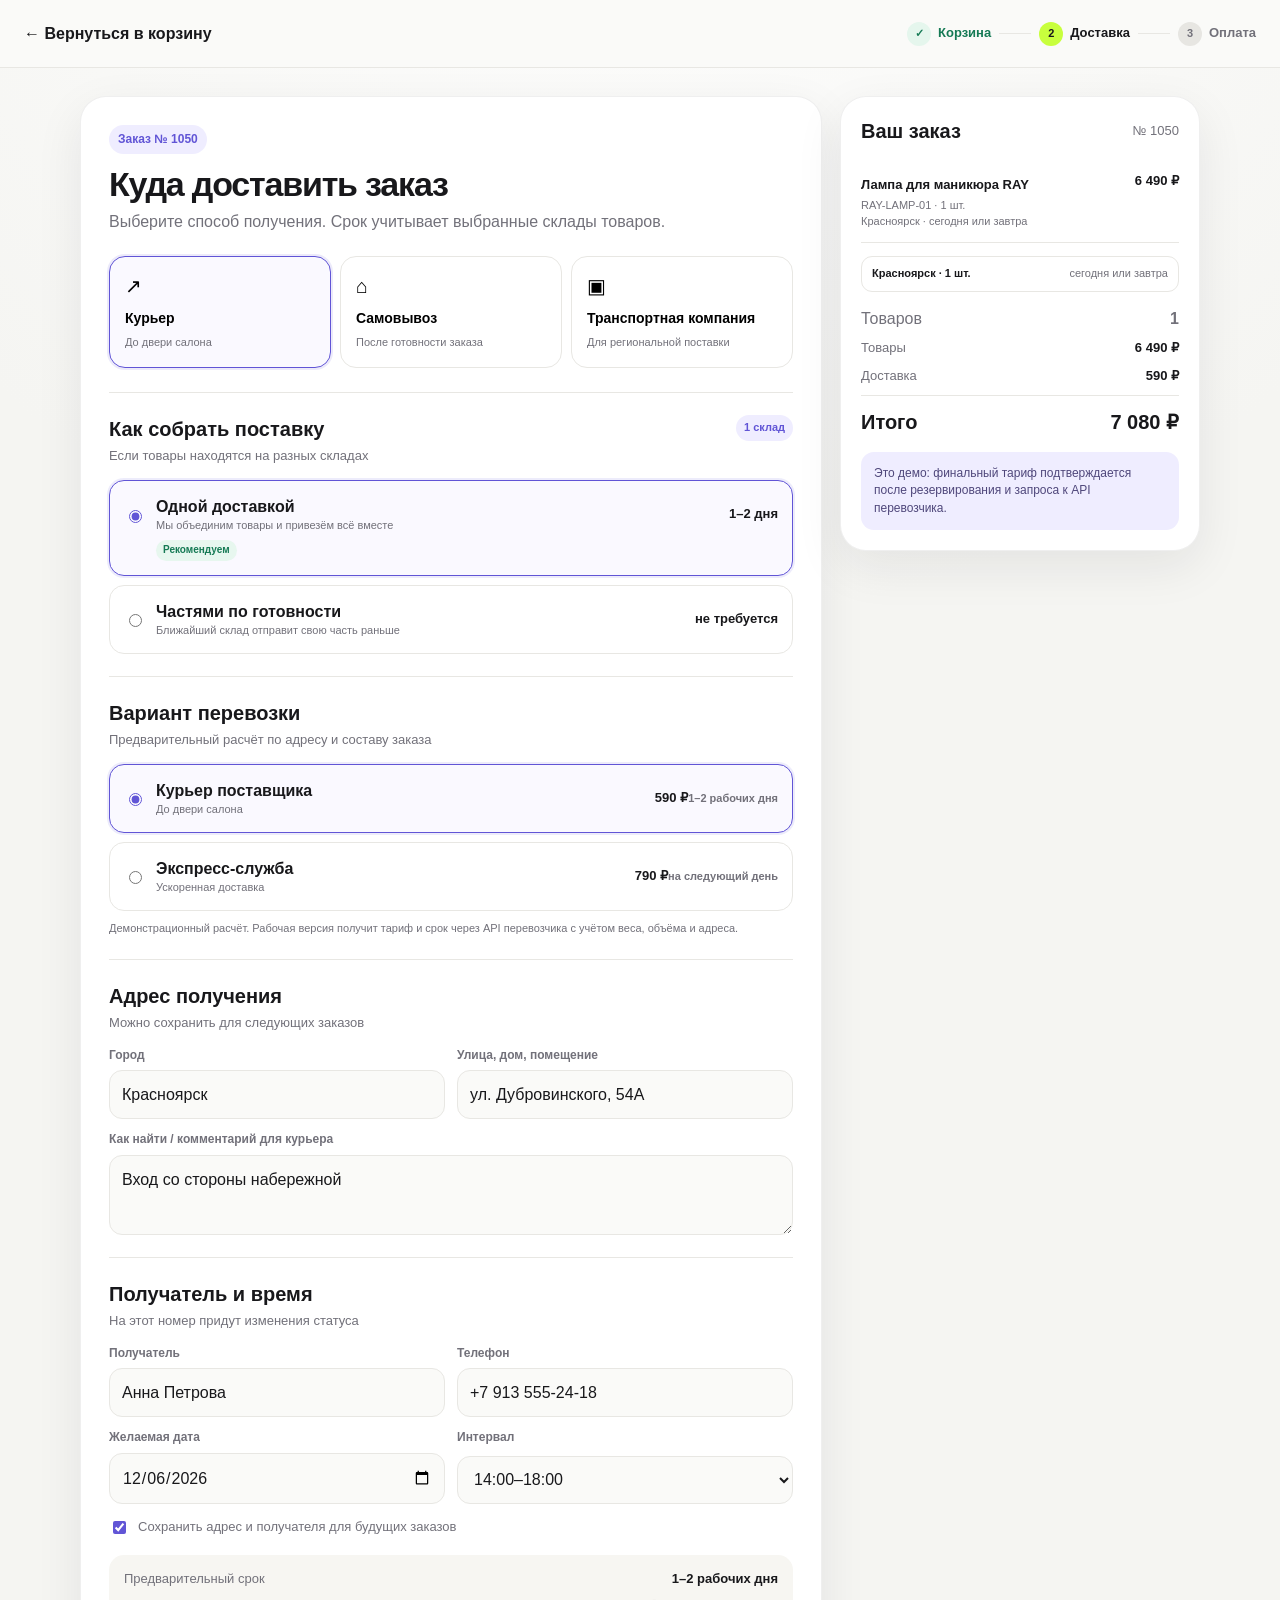
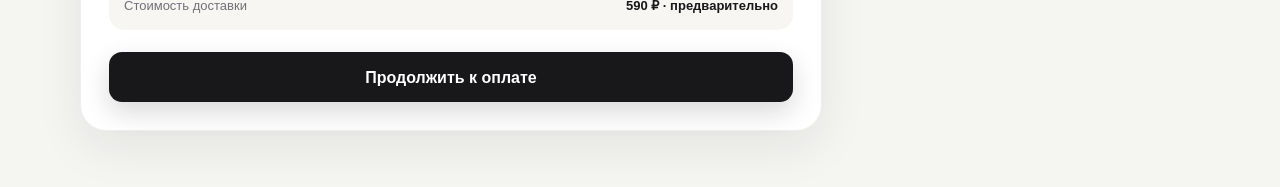
<file: delivery.html>
<!doctype html>
<html lang="ru">
<head>
  <meta charset="utf-8">
  <meta name="viewport" content="width=device-width, initial-scale=1">
  <meta name="robots" content="noindex, nofollow, noarchive">
  <meta name="description" content="Демонстрационное оформление доставки B2B-заказа.">
  <link rel="icon" href="data:,">
  <title>Доставка заказа — B2B кабинет</title>
  <style>
    :root{--ink:#18181b;--muted:#72717a;--line:#e8e7e3;--bg:#f5f5f2;--white:#fff;--purple:#6155d6;--purple-soft:#efedff;--lime:#c8ff3d;--green:#167a55;--amber:#a76608;--shadow:0 16px 48px rgba(25,22,42,.08)}*{box-sizing:border-box}body{margin:0;background:radial-gradient(circle at 50% -20%,#fff,var(--bg) 44%);color:var(--ink);font-family:Inter,-apple-system,BlinkMacSystemFont,"Segoe UI",sans-serif;line-height:1.45}button,input,select,textarea{font:inherit}button{cursor:pointer}.topbar{position:sticky;top:0;z-index:20;display:flex;align-items:center;justify-content:space-between;gap:20px;min-height:68px;padding:10px 24px;background:rgba(250,250,248,.92);border-bottom:1px solid var(--line);backdrop-filter:blur(18px)}.back{color:var(--ink);text-decoration:none;font-weight:800}.steps{display:flex;align-items:center;gap:8px}.step{display:flex;align-items:center;gap:7px;color:var(--muted);font-size:13px;font-weight:800}.step b{display:grid;place-items:center;width:24px;height:24px;border-radius:50%;background:#e7e6e2;font-size:11px}.step.done{color:var(--green)}.step.done b{background:#e5f6ed}.step.active{color:var(--ink)}.step.active b{background:var(--lime)}.step-line{width:32px;height:1px;background:var(--line)}.layout{display:grid;grid-template-columns:minmax(0,1fr) 360px;gap:18px;width:min(1120px,calc(100% - 36px));margin:28px auto 56px}.panel{background:#fff;border:1px solid rgba(28,28,32,.07);border-radius:26px;box-shadow:var(--shadow)}.checkout{padding:28px}.order-label{display:inline-flex;padding:6px 9px;border-radius:99px;background:var(--purple-soft);color:var(--purple);font-size:12px;font-weight:900}h1{margin:12px 0 7px;font-size:34px;letter-spacing:-.035em;line-height:1.08}h2{margin:0;font-size:20px}.lead{margin:0 0 23px;color:var(--muted)}.methods{display:grid;grid-template-columns:repeat(3,1fr);gap:9px;margin-bottom:24px}.method{display:grid;gap:5px;min-height:112px;padding:15px;text-align:left;border:1px solid var(--line);border-radius:16px;background:#fff}.method:hover{border-color:#c9c6bd}.method.active{border-color:var(--purple);box-shadow:0 0 0 2px rgba(97,85,214,.12);background:#faf9ff}.method i{font-style:normal;font-size:20px}.method strong{font-size:14px}.method small{color:var(--muted);font-size:11px}.section{padding-top:22px;border-top:1px solid var(--line);margin-top:22px}.section-head{display:flex;justify-content:space-between;gap:15px;align-items:start;margin-bottom:14px}.section-head p{margin:3px 0 0;color:var(--muted);font-size:13px}.form-grid{display:grid;grid-template-columns:1fr 1fr;gap:12px}.field{display:grid;gap:6px}.field.full{grid-column:1/-1}.field span{font-size:12px;color:var(--muted);font-weight:800}.field input,.field select,.field textarea{width:100%;border:1px solid var(--line);border-radius:13px;background:#fafaf8;padding:12px;color:var(--ink)}.field textarea{min-height:80px;resize:vertical}.field input:focus,.field select:focus,.field textarea:focus{outline:3px solid rgba(97,85,214,.1);border-color:var(--purple)}.check{display:flex;gap:9px;align-items:flex-start;margin-top:14px;color:var(--muted);font-size:13px}.check input{margin-top:3px;accent-color:var(--purple)}.delivery-preview{display:grid;gap:8px;margin-top:18px;padding:15px;border-radius:15px;background:#f7f6f2}.delivery-preview>div{display:flex;justify-content:space-between;gap:15px;font-size:13px}.delivery-preview span{color:var(--muted)}.split{display:none;margin-top:12px;padding:12px 13px;border-radius:13px;background:#fff4df;color:#825309;font-size:12px}.split.show{display:block}.primary{width:100%;min-height:50px;margin-top:22px;border:0;border-radius:13px;background:var(--ink);color:#fff;font-weight:900;box-shadow:0 10px 26px rgba(20,20,24,.16)}.summary{position:sticky;top:90px;align-self:start;padding:20px}.summary-head{display:flex;align-items:center;justify-content:space-between;margin-bottom:14px}.summary-head span{color:var(--muted);font-size:13px}.item{display:grid;grid-template-columns:1fr auto;gap:12px;padding:12px 0;border-bottom:1px solid var(--line)}.item strong{font-size:13px}.item small{display:block;margin-top:3px;color:var(--muted);font-size:11px}.item-price{font-size:13px;font-weight:850}.totals{display:grid;gap:9px;margin-top:15px}.row{display:flex;justify-content:space-between;color:var(--muted)}.row.total{padding-top:12px;border-top:1px solid var(--line);color:var(--ink);font-size:20px;font-weight:900}.note{margin-top:15px;padding:13px;border-radius:13px;background:var(--purple-soft);color:#4f477b;font-size:12px}.source-list{display:grid;gap:6px;margin-top:13px}.source{display:flex;justify-content:space-between;gap:10px;padding:9px 10px;border:1px solid var(--line);border-radius:11px;font-size:11px}.source span{color:var(--muted)}.shipment-options,.carrier-options{display:grid;gap:9px}.shipment-option,.carrier-option{display:grid;grid-template-columns:auto 1fr auto;align-items:center;gap:11px;padding:14px;border:1px solid var(--line);border-radius:15px;background:#fff;cursor:pointer}.shipment-option:has(input:checked),.carrier-option:has(input:checked){border-color:var(--purple);box-shadow:0 0 0 2px rgba(97,85,214,.11);background:#faf9ff}.shipment-option input,.carrier-option input{accent-color:var(--purple)}.shipment-option span,.carrier-option span{display:grid}.shipment-option small,.carrier-option small{color:var(--muted);font-size:11px}.shipment-option strong,.carrier-option strong{text-align:right;font-size:13px}.shipment-option.recommended::after{content:"Рекомендуем";grid-column:2;justify-self:start;margin-top:-5px;padding:3px 7px;border-radius:99px;background:#e7f7ef;color:var(--green);font-size:10px;font-weight:850}.estimate-badge{padding:5px 8px;border-radius:99px;background:var(--purple-soft);color:var(--purple);font-size:11px;font-weight:850}.calc-note{margin-top:10px;color:var(--muted);font-size:11px}.row.delivery-row{font-size:13px}.row.delivery-row strong{color:var(--ink)}
    @media(max-width:900px){.layout{grid-template-columns:1fr}.summary{position:static;order:-1}.summary .items{display:none}}
    @media(max-width:650px){.topbar{padding:10px 13px}.back{font-size:0}.back::before{content:"←";font-size:20px}.steps{gap:4px}.step{font-size:0}.step b{font-size:11px}.step-line{width:16px}.layout{width:calc(100% - 24px);margin:16px auto 34px}.panel{border-radius:21px}.checkout{padding:20px 16px}h1{font-size:29px}.methods{grid-template-columns:1fr}.method{grid-template-columns:32px 1fr;min-height:0;align-items:center;padding:12px}.method small{grid-column:2}.form-grid{grid-template-columns:1fr}.field.full{grid-column:auto}.summary{padding:17px}.shipment-option,.carrier-option{padding:12px}.shipment-option strong,.carrier-option strong{font-size:12px}}
  </style>
</head>
<body>
  <header class="topbar"><a class="back" href="index.html">← Вернуться в корзину</a><div class="steps" aria-label="Этапы оформления"><span class="step done"><b>✓</b>Корзина</span><i class="step-line"></i><span class="step active"><b>2</b>Доставка</span><i class="step-line"></i><span class="step"><b>3</b>Оплата</span></div></header>
  <main class="layout">
    <form class="panel checkout" id="deliveryForm">
      <span class="order-label" id="orderLabel">Заказ</span><h1>Куда доставить заказ</h1><p class="lead">Выберите способ получения. Срок учитывает выбранные склады товаров.</p>
      <div class="methods" role="radiogroup" aria-label="Способ доставки">
        <button class="method active" type="button" data-method="Курьерская доставка"><i>↗</i><strong>Курьер</strong><small>До двери салона</small></button>
        <button class="method" type="button" data-method="Самовывоз"><i>⌂</i><strong>Самовывоз</strong><small>После готовности заказа</small></button>
        <button class="method" type="button" data-method="Транспортная компания"><i>▣</i><strong>Транспортная компания</strong><small>Для региональной поставки</small></button>
      </div>
      <input type="hidden" name="method" id="methodInput" value="Курьерская доставка">
      <section class="section"><div class="section-head"><div><h2>Как собрать поставку</h2><p>Если товары находятся на разных складах</p></div><span class="estimate-badge" id="sourceBadge">1 склад</span></div><div class="shipment-options"><label class="shipment-option recommended"><input type="radio" name="shipmentMode" value="Единая поставка" checked><span><b>Одной доставкой</b><small>Мы объединим товары и привезём всё вместе</small></span><strong id="unifiedEta">1–2 дня</strong></label><label class="shipment-option"><input type="radio" name="shipmentMode" value="Частями по готовности"><span><b>Частями по готовности</b><small>Ближайший склад отправит свою часть раньше</small></span><strong id="splitEta">от сегодня</strong></label></div></section>
      <section class="section"><div class="section-head"><div><h2>Вариант перевозки</h2><p>Предварительный расчёт по адресу и составу заказа</p></div></div><div class="carrier-options" id="carrierOptions"></div><p class="calc-note">Демонстрационный расчёт. Рабочая версия получит тариф и срок через API перевозчика с учётом веса, объёма и адреса.</p></section>
      <section class="section"><div class="section-head"><div><h2>Адрес получения</h2><p>Можно сохранить для следующих заказов</p></div></div><div class="form-grid"><label class="field"><span>Город</span><input name="city" required></label><label class="field"><span>Улица, дом, помещение</span><input name="address" required></label><label class="field full"><span>Как найти / комментарий для курьера</span><textarea name="entrance"></textarea></label></div></section>
      <section class="section"><div class="section-head"><div><h2>Получатель и время</h2><p>На этот номер придут изменения статуса</p></div></div><div class="form-grid"><label class="field"><span>Получатель</span><input name="recipient" required></label><label class="field"><span>Телефон</span><input name="phone" type="tel" required></label><label class="field"><span>Желаемая дата</span><input name="date" type="date" required></label><label class="field"><span>Интервал</span><select name="window"><option>10:00–14:00</option><option selected>14:00–18:00</option><option>18:00–21:00</option></select></label></div><label class="check"><input name="save" type="checkbox" checked><span>Сохранить адрес и получателя для будущих заказов</span></label></section>
      <div class="delivery-preview"><div><span>Предварительный срок</span><strong id="etaText">1–2 рабочих дня</strong></div><div><span>Стоимость доставки</span><strong id="deliveryCostText">590 ₽ · предварительно</strong></div></div><div class="split" id="splitNotice"></div>
      <button class="primary" type="submit">Продолжить к оплате</button>
    </form>
    <aside class="panel summary"><div class="summary-head"><h2>Ваш заказ</h2><span id="summaryNumber"></span></div><div class="items" id="orderItems"></div><div class="source-list" id="sourceList"></div><div class="totals"><div class="row"><span>Товаров</span><strong id="orderQty">0</strong></div><div class="row delivery-row"><span>Товары</span><strong id="goodsTotal">0 ₽</strong></div><div class="row delivery-row"><span>Доставка</span><strong id="summaryDelivery">590 ₽</strong></div><div class="row total"><span>Итого</span><span id="orderTotal">0 ₽</span></div></div><div class="note">Это демо: финальный тариф подтверждается после резервирования и запроса к API перевозчика.</div></aside>
  </main>
  <script>
    const fallback={number:'1050',items:[{id:1,name:'Лампа для маникюра RAY',sku:'RAY-LAMP-01',price:6490,qty:1,warehouse:{id:'krsk',name:'Красноярск',eta:'сегодня или завтра'}}],qty:1,total:6490};let order=fallback;try{const stored=JSON.parse(localStorage.getItem('b2bDemoOrder'));if(stored?.items?.length)order=stored}catch(e){}
    const defaults={method:'Курьерская доставка',city:'Красноярск',address:'ул. Дубровинского, 54А',entrance:'Вход со стороны набережной',recipient:'Анна Петрова',phone:'+7 913 555-24-18',window:'14:00–18:00'};let saved={};try{saved=JSON.parse(localStorage.getItem('b2bDemoDelivery'))||{}}catch(e){}const delivery={...defaults,...saved};
    const money=n=>new Intl.NumberFormat('ru-RU').format(Number(n)||0)+' ₽',safe=s=>String(s??'').replace(/[&<>"']/g,c=>({'&':'&amp;','<':'&lt;','>':'&gt;','"':'&quot;',"'":'&#39;'}[c]));
    const form=document.getElementById('deliveryForm'),goodsTotal=Number(order.goodsTotal||order.total)||0;['city','address','entrance','recipient','phone'].forEach(name=>form.elements[name].value=delivery[name]||'');const tomorrow=new Date();tomorrow.setDate(tomorrow.getDate()+2);form.elements.date.value=tomorrow.toISOString().slice(0,10);
    document.getElementById('orderLabel').textContent='Заказ № '+order.number;document.getElementById('summaryNumber').textContent='№ '+order.number;document.getElementById('orderQty').textContent=order.qty;document.getElementById('goodsTotal').textContent=money(goodsTotal);document.getElementById('orderItems').innerHTML=order.items.map(i=>`<div class="item"><div><strong>${safe(i.name)}</strong><small>${safe(i.sku)} · ${i.qty} шт.<br>${safe(i.warehouse?.name||'Склад уточняется')} · ${safe(i.warehouse?.eta||'')}</small></div><span class="item-price">${money(i.price*i.qty)}</span></div>`).join('');
    const groups={};order.items.forEach(i=>{const key=i.warehouse?.name||'Склад уточняется';groups[key]=groups[key]||{count:0,eta:i.warehouse?.eta||'срок уточняется'};groups[key].count+=i.qty});const sources=Object.entries(groups);document.getElementById('sourceList').innerHTML=sources.map(([name,data])=>`<div class="source"><b>${safe(name)} · ${data.count} шт.</b><span>${safe(data.eta)}</span></div>`).join('');document.getElementById('sourceBadge').textContent=sources.length+' '+(sources.length===1?'склад':'склада');
    const carriers={
      'Курьерская доставка':[{id:'supplier',name:'Курьер поставщика',note:'До двери салона',cost:590,eta:'1–2 рабочих дня'},{id:'express',name:'Экспресс-служба',note:'Ускоренная доставка',cost:790,eta:'на следующий день'}],
      'Самовывоз':[{id:'pickup',name:'Пункт выдачи поставщика',note:'После готовности заказа',cost:0,eta:'по готовности'}],
      'Транспортная компания':[{id:'terminal',name:'До терминала перевозчика',note:'Экономичный вариант',cost:690,eta:'4–6 рабочих дней'},{id:'door',name:'Транспортная компания до двери',note:'С передачей курьеру',cost:990,eta:'3–5 рабочих дней'}]
    };let currentMethod='Курьерская доставка',selectedCarrier=carriers[currentMethod][0];
    function renderCarriers(){document.getElementById('carrierOptions').innerHTML=carriers[currentMethod].map((c,index)=>`<label class="carrier-option"><input type="radio" name="carrier" value="${c.id}" ${index===0?'checked':''}><span><b>${safe(c.name)}</b><small>${safe(c.note)}</small></span><strong>${c.cost?money(c.cost):'Бесплатно'}<small>${safe(c.eta)}</small></strong></label>`).join('');selectedCarrier=carriers[currentMethod][0];document.querySelectorAll('input[name="carrier"]').forEach(input=>input.onchange=()=>{selectedCarrier=carriers[currentMethod].find(c=>c.id===input.value);updateEstimate()});updateEstimate()}
    function updateEstimate(){const mode=form.elements.shipmentMode.value,isSplit=mode==='Частями по готовности',extra=isSplit&&sources.length>1?350*(sources.length-1):0,cost=selectedCarrier.cost+extra,hasRemote=sources.some(([name])=>name==='Москва'||name==='Склад поставщика');let eta=selectedCarrier.eta;if(isSplit&&sources.length>1)eta=hasRemote?'Первая часть — 1–2 дня':'Первая часть — сегодня';else if(hasRemote&&currentMethod!=='Самовывоз')eta='4–14 рабочих дней';document.getElementById('etaText').textContent=eta;document.getElementById('deliveryCostText').textContent=(cost?money(cost):'Бесплатно')+' · предварительно';document.getElementById('summaryDelivery').textContent=cost?money(cost):'Бесплатно';document.getElementById('orderTotal').textContent=money(goodsTotal+cost);document.getElementById('unifiedEta').textContent=hasRemote?'4–14 дней':'1–2 дня';document.getElementById('splitEta').textContent=sources.length>1?'от 1 дня':'не требуется';const el=document.getElementById('splitNotice');el.classList.toggle('show',sources.length>1);el.textContent=isSplit?`Заказ будет отправлен ${sources.length} частями. Каждая получит свой трек-номер и срок.`:`Товары с ${sources.length} складов будут объединены. Вы получите один заказ и один трек-номер.`;return{cost,eta,mode}}
    document.querySelectorAll('[data-method]').forEach(btn=>btn.onclick=()=>{document.querySelectorAll('[data-method]').forEach(x=>x.classList.toggle('active',x===btn));currentMethod=btn.dataset.method;document.getElementById('methodInput').value=currentMethod;renderCarriers()});document.querySelectorAll('input[name="shipmentMode"]').forEach(input=>input.onchange=updateEstimate);renderCarriers();
    window.addEventListener('pageshow',()=>requestAnimationFrame(()=>{const checked=document.querySelector('input[name="carrier"]:checked');if(checked)selectedCarrier=carriers[currentMethod].find(c=>c.id===checked.value)||selectedCarrier;updateEstimate()}));
    form.onsubmit=e=>{e.preventDefault();const data=Object.fromEntries(new FormData(form)),estimate=updateEstimate(),result={...delivery,...data,carrier:selectedCarrier.name,deliveryCost:estimate.cost,orderNumber:order.number,eta:estimate.eta,sources:sources.map(([name,v])=>({name,...v}))};localStorage.setItem('b2bDemoDelivery',JSON.stringify(result));order.goodsTotal=goodsTotal;order.deliveryCost=estimate.cost;order.total=goodsTotal+estimate.cost;order.delivery=result;localStorage.setItem('b2bDemoOrder',JSON.stringify(order));location.href='payment.html'};
  </script>
</body>
</html>
</file>
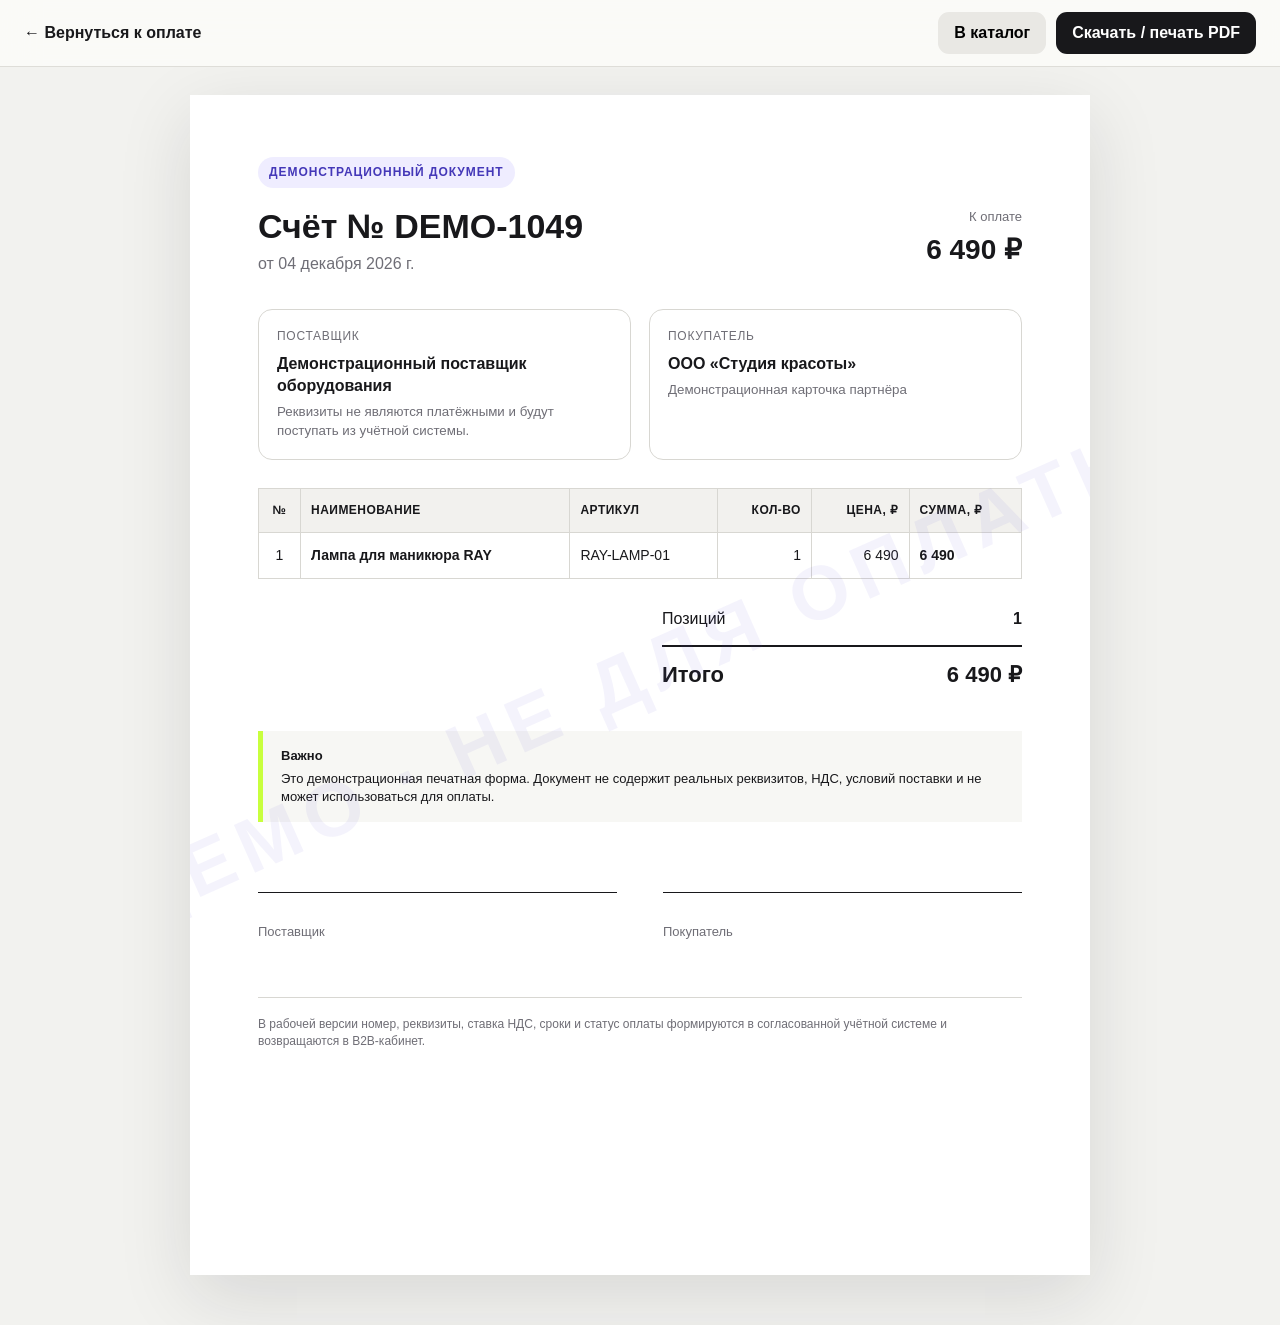
<file: invoice.html>
<!doctype html>
<html lang="ru">
<head>
  <meta charset="utf-8">
  <meta name="viewport" content="width=device-width, initial-scale=1">
  <meta name="robots" content="noindex, nofollow, noarchive">
  <link rel="icon" href="data:,">
  <title>Демонстрационный счёт — B2B кабинет</title>
  <style>
    :root{--ink:#18181b;--muted:#6f6e76;--line:#d8d7d2;--paper:#fff;--bg:#f2f2ef;--purple:#6155d6;--lime:#c8ff3d}
    *{box-sizing:border-box}
    body{margin:0;background:var(--bg);color:var(--ink);font-family:Inter,-apple-system,BlinkMacSystemFont,"Segoe UI",Arial,sans-serif;line-height:1.4}
    button,a{font:inherit}.toolbar{position:sticky;top:0;z-index:10;display:flex;align-items:center;gap:12px;padding:12px 24px;background:rgba(250,250,248,.94);border-bottom:1px solid #deddd8;backdrop-filter:blur(18px)}
    .toolbar a{color:var(--ink);font-weight:750;text-decoration:none}.toolbar-actions{display:flex;gap:10px;margin-left:auto}.btn{min-height:42px;border:0;border-radius:11px;padding:0 16px;font-weight:800;cursor:pointer}.btn.secondary{background:#e9e8e4}.btn.primary{background:var(--ink);color:#fff}
    .sheet{position:relative;width:min(900px,calc(100% - 28px));min-height:1180px;margin:28px auto 50px;padding:62px 68px;background:var(--paper);box-shadow:0 22px 70px rgba(26,24,34,.12);overflow:hidden}
    .watermark{position:absolute;left:50%;top:49%;transform:translate(-50%,-50%) rotate(-24deg);font-size:76px;font-weight:900;letter-spacing:.12em;color:rgba(97,85,214,.07);white-space:nowrap;pointer-events:none}
    .demo-badge{display:inline-flex;padding:7px 11px;border-radius:99px;background:#efedff;color:#4438b8;font-size:12px;font-weight:900;text-transform:uppercase;letter-spacing:.08em}
    .head{display:flex;justify-content:space-between;gap:30px;align-items:start;margin:20px 0 34px}.head h1{margin:0;font-size:34px;line-height:1.08}.head p{margin:8px 0 0;color:var(--muted)}.sum-box{text-align:right}.sum-box span{display:block;color:var(--muted);font-size:13px}.sum-box strong{display:block;margin-top:4px;font-size:28px}
    .parties{display:grid;grid-template-columns:1fr 1fr;gap:18px;margin-bottom:28px}.party{padding:18px;border:1px solid var(--line);border-radius:14px}.party span{display:block;margin-bottom:8px;color:var(--muted);font-size:12px;text-transform:uppercase;letter-spacing:.06em}.party strong{display:block}.party small{display:block;margin-top:6px;color:var(--muted)}
    table{width:100%;border-collapse:collapse;margin-top:24px;font-size:14px}th,td{padding:13px 10px;border:1px solid var(--line);vertical-align:top}th{background:#f2f1ee;text-align:left;font-size:12px;text-transform:uppercase;letter-spacing:.04em}th:nth-child(1),td:nth-child(1){width:42px;text-align:center}th:nth-child(4),td:nth-child(4),th:nth-child(5),td:nth-child(5){text-align:right;white-space:nowrap}
    .totals{width:360px;margin:22px 0 0 auto}.total-row{display:flex;justify-content:space-between;gap:20px;padding:7px 0}.total-row.final{margin-top:7px;padding-top:13px;border-top:2px solid var(--ink);font-size:22px;font-weight:900}
    .notice{margin-top:34px;padding:16px 18px;border-left:5px solid var(--lime);background:#f7f7f4;font-size:13px}.notice strong{display:block;margin-bottom:4px}.signatures{display:grid;grid-template-columns:1fr 1fr;gap:46px;margin-top:70px}.signature{padding-top:30px;border-top:1px solid var(--ink);font-size:13px;color:var(--muted)}
    .footer{margin-top:56px;padding-top:18px;border-top:1px solid var(--line);font-size:12px;color:var(--muted)}
    @media(max-width:720px){.toolbar{padding:10px 14px}.toolbar a{font-size:0}.toolbar a::before{content:"←";font-size:20px}.btn{padding:0 12px}.sheet{min-height:0;margin:12px auto 28px;padding:28px 20px}.head,.parties{grid-template-columns:1fr;display:grid}.sum-box{text-align:left}.watermark{font-size:42px}.totals{width:100%}.signatures{gap:20px}.parties{grid-template-columns:1fr}.head h1{font-size:27px}table{font-size:12px}th,td{padding:8px 5px}}
    @media print{body{background:#fff}.toolbar{display:none}.sheet{width:100%;min-height:auto;margin:0;padding:18mm 16mm;box-shadow:none}.watermark{color:rgba(97,85,214,.06)}@page{size:A4;margin:0}}
  </style>
</head>
<body>
  <header class="toolbar">
    <a href="payment.html">← Вернуться к оплате</a>
    <div class="toolbar-actions"><button class="btn secondary" id="backToCatalog" type="button">В каталог</button><button class="btn primary" id="printInvoice" type="button">Скачать / печать PDF</button></div>
  </header>
  <main class="sheet">
    <div class="watermark">ДЕМО · НЕ ДЛЯ ОПЛАТЫ</div>
    <span class="demo-badge">Демонстрационный документ</span>
    <section class="head">
      <div><h1 id="invoiceTitle">Счёт № DEMO-1049</h1><p id="invoiceDate"></p></div>
      <div class="sum-box"><span>К оплате</span><strong id="invoiceTotalTop">0 ₽</strong></div>
    </section>
    <section class="parties">
      <div class="party"><span>Поставщик</span><strong>Демонстрационный поставщик оборудования</strong><small>Реквизиты не являются платёжными и будут поступать из учётной системы.</small></div>
      <div class="party"><span>Покупатель</span><strong>ООО «Студия красоты»</strong><small>Демонстрационная карточка партнёра</small></div>
    </section>
    <table>
      <thead><tr><th>№</th><th>Наименование</th><th>Артикул</th><th>Кол-во</th><th>Цена, ₽</th><th>Сумма, ₽</th></tr></thead>
      <tbody id="invoiceItems"></tbody>
    </table>
    <section class="totals"><div class="total-row"><span>Позиций</span><strong id="invoiceQty">0</strong></div><div class="total-row final"><span>Итого</span><span id="invoiceTotal">0 ₽</span></div></section>
    <div class="notice" id="deliveryNotice"><strong>Важно</strong>Это демонстрационная печатная форма. Документ не содержит реальных реквизитов, НДС, условий поставки и не может использоваться для оплаты.</div>
    <section class="signatures"><div class="signature">Поставщик</div><div class="signature">Покупатель</div></section>
    <div class="footer">В рабочей версии номер, реквизиты, ставка НДС, сроки и статус оплаты формируются в согласованной учётной системе и возвращаются в B2B-кабинет.</div>
  </main>
  <script>
    const fallback={number:'1049',items:[{name:'Лампа для маникюра RAY',sku:'RAY-LAMP-01',price:6490,qty:1}],qty:1,total:6490};
    let order=fallback;
    try{const saved=JSON.parse(localStorage.getItem('b2bDemoOrder'));if(saved&&Array.isArray(saved.items)&&saved.items.length)order=saved}catch(e){}
    const money=n=>new Intl.NumberFormat('ru-RU').format(Number(n)||0)+' ₽';
    const safe=s=>String(s).replace(/[&<>"']/g,c=>({'&':'&amp;','<':'&lt;','>':'&gt;','"':'&quot;',"'":'&#39;'}[c]));
    const date=new Intl.DateTimeFormat('ru-RU',{day:'2-digit',month:'long',year:'numeric'}).format(new Date());
    document.getElementById('invoiceTitle').textContent='Счёт № DEMO-'+order.number;
    document.getElementById('invoiceDate').textContent='от '+date;
    document.getElementById('invoiceTotalTop').textContent=money(order.total);
    document.getElementById('invoiceTotal').textContent=money(order.total);
    document.getElementById('invoiceQty').textContent=order.qty;
    document.getElementById('invoiceItems').innerHTML=order.items.map((item,index)=>`<tr><td>${index+1}</td><td><strong>${safe(item.name)}</strong>${item.warehouse?`<br><small>${safe(item.warehouse.name)} · ${safe(item.warehouse.eta)}</small>`:''}</td><td>${safe(item.sku)}</td><td>${item.qty}</td><td>${money(item.price).replace(' ₽','')}</td><td><strong>${money(item.price*item.qty).replace(' ₽','')}</strong></td></tr>`).join('')+(order.deliveryCost?`<tr><td>${order.items.length+1}</td><td><strong>Доставка · ${safe(order.delivery?.carrier||order.delivery?.method||'')}</strong><br><small>${safe(order.delivery?.shipmentMode||'Единая поставка')}</small></td><td>ДОСТАВКА</td><td>1</td><td>${money(order.deliveryCost).replace(' ₽','')}</td><td><strong>${money(order.deliveryCost).replace(' ₽','')}</strong></td></tr>`:'');
    if(order.delivery){document.getElementById('deliveryNotice').innerHTML=`<strong>Условия получения · демо</strong>${safe(order.delivery.method||'Доставка')}: ${safe(order.delivery.city||'')} ${safe(order.delivery.address||'')}. Предварительный срок: ${safe(order.delivery.eta||'уточняется')}. Финальная стоимость и срок подтверждаются после резервирования товара.`}
    document.getElementById('printInvoice').onclick=()=>window.print();
    document.getElementById('backToCatalog').onclick=()=>location.href='index.html#orders';
  </script>
</body>
</html>
</file>
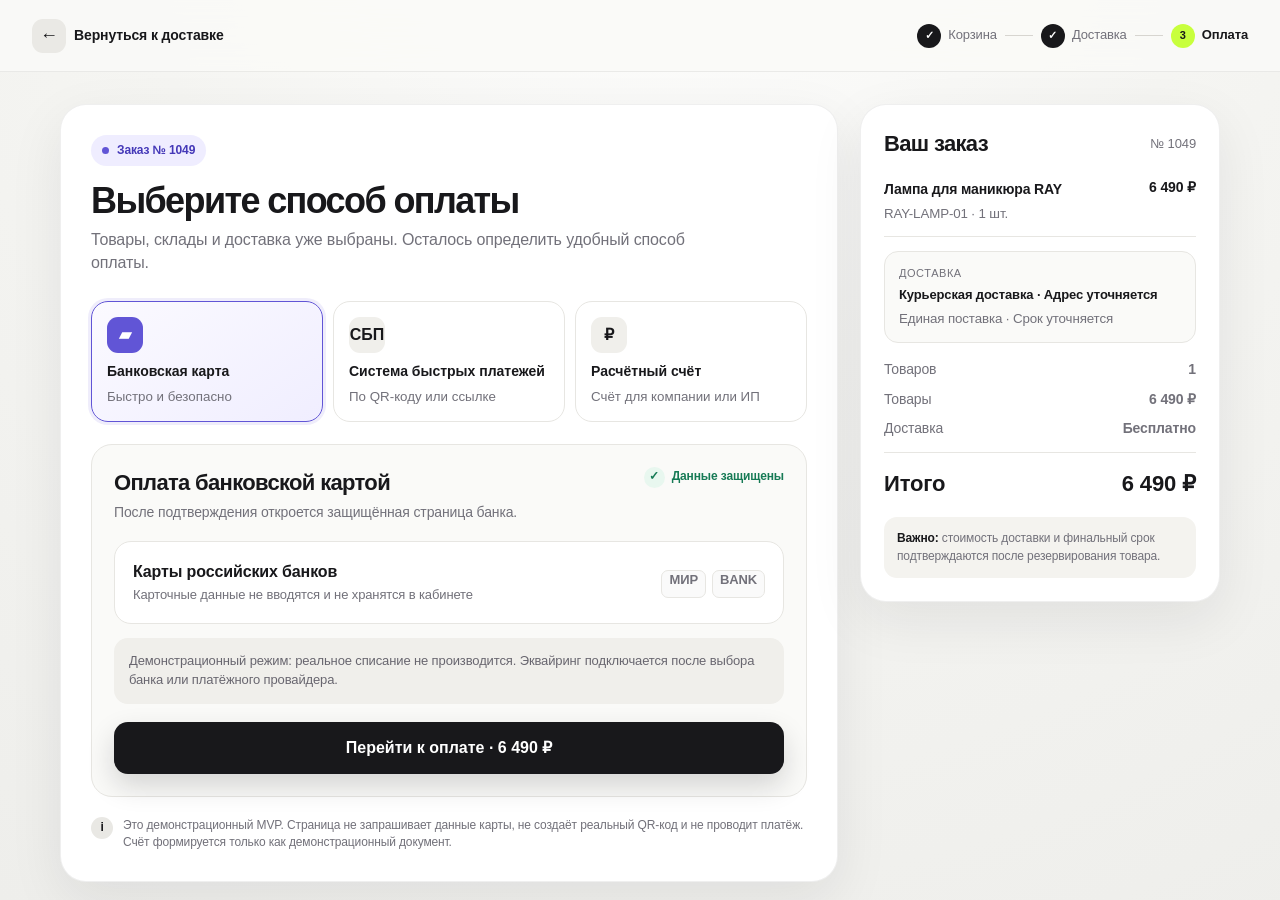
<file: payment.html>
<!doctype html>
<html lang="ru">
<head>
  <meta charset="utf-8">
  <meta name="viewport" content="width=device-width, initial-scale=1">
  <meta name="robots" content="noindex, nofollow, noarchive">
  <meta name="description" content="Демонстрационная страница выбора способа оплаты B2B-заказа.">
  <link rel="icon" href="data:,">
  <title>Оплата заказа — B2B кабинет</title>
  <style>
    :root{
      --ink:#18181b;--muted:#72717a;--line:#e7e6e2;--bg:#f4f4f1;--white:#fff;
      --purple:#6155d6;--purple-dark:#4438b8;--purple-soft:#efedff;--lime:#c8ff3d;
      --green:#167a55;--green-soft:#e8f7ef;--shadow:0 18px 54px rgba(25,22,42,.08);
    }
    *{box-sizing:border-box}
    body{margin:0;min-height:100vh;background:radial-gradient(circle at 52% -20%,#fff 0,#f5f5f2 44%,#eeeeeb 100%);color:var(--ink);font-family:Inter,-apple-system,BlinkMacSystemFont,"Segoe UI",sans-serif;line-height:1.45;letter-spacing:-.008em}
    button,input{font:inherit}button{cursor:pointer}
    .topbar{position:sticky;top:0;z-index:20;display:flex;align-items:center;gap:22px;min-height:72px;padding:12px 32px;background:rgba(250,250,248,.9);border-bottom:1px solid rgba(30,30,35,.07);backdrop-filter:blur(22px) saturate(150%)}
    .back{display:inline-flex;align-items:center;gap:8px;color:var(--ink);text-decoration:none;font-weight:750;font-size:14px}
    .back span{display:grid;place-items:center;width:34px;height:34px;border-radius:11px;background:#eae9e5;font-size:18px}
    .steps{display:flex;align-items:center;gap:8px;margin-left:auto;color:var(--muted);font-size:13px}
    .step{display:flex;align-items:center;gap:7px}.step b{display:grid;place-items:center;width:24px;height:24px;border-radius:50%;background:#e7e6e2;color:#66646d;font-size:11px}.step.done b{background:var(--ink);color:white}.step.active{color:var(--ink);font-weight:800}.step.active b{background:var(--lime);color:var(--ink)}.step-line{width:28px;height:1px;background:#d7d5d0}
    .layout{display:grid;grid-template-columns:minmax(0,1fr) 360px;gap:22px;width:min(1160px,calc(100% - 40px));margin:32px auto 52px}
    .checkout,.summary{background:var(--white);border:1px solid rgba(28,28,32,.07);border-radius:26px;box-shadow:var(--shadow)}
    .checkout{padding:30px}.summary{position:sticky;top:96px;align-self:start;padding:23px}
    .order-label{display:inline-flex;align-items:center;gap:8px;padding:7px 11px;border-radius:99px;background:var(--purple-soft);color:var(--purple-dark);font-size:12px;font-weight:850}
    .order-label::before{content:"";width:7px;height:7px;border-radius:50%;background:var(--purple)}
    h1{margin:16px 0 7px;font-size:36px;line-height:1.08;letter-spacing:-.045em}h2{margin:0;font-size:22px;letter-spacing:-.03em}p{margin:0}.lead{color:var(--muted);max-width:650px}
    .method-list{display:grid;grid-template-columns:repeat(3,1fr);gap:10px;margin:26px 0 22px}
    .method{display:grid;gap:8px;min-height:112px;padding:15px;text-align:left;border:1px solid var(--line);border-radius:17px;background:white;color:var(--ink);outline:none;transition:.18s ease}
    .method:hover{transform:translateY(-2px);box-shadow:0 12px 26px rgba(25,22,42,.07)}.method.active{border-color:var(--purple);background:linear-gradient(145deg,#fbfaff,#f0eeff);box-shadow:0 0 0 3px rgba(97,85,214,.10)}
    .method:focus-visible{outline:3px solid rgba(97,85,214,.24);outline-offset:2px}
    .method-icon{display:grid;place-items:center;width:36px;height:36px;border-radius:11px;background:#f0efeb;font-size:16px;font-weight:900}.method.active .method-icon{background:var(--purple);color:white}.method strong{font-size:14px}.method small{color:var(--muted);line-height:1.25}
    .payment-panel{display:none;border:1px solid var(--line);border-radius:21px;background:#fafaf8;padding:22px}.payment-panel.active{display:block;animation:fade .18s ease}@keyframes fade{from{opacity:.45;transform:translateY(4px)}to{opacity:1;transform:none}}
    .panel-head{display:flex;justify-content:space-between;align-items:start;gap:20px;margin-bottom:18px}.panel-head p{margin-top:4px;color:var(--muted);font-size:14px}.secure{display:inline-flex;align-items:center;gap:7px;color:var(--green);font-size:12px;font-weight:800;white-space:nowrap}.secure::before{content:"✓";display:grid;place-items:center;width:21px;height:21px;border-radius:50%;background:var(--green-soft)}
    .provider-card{display:flex;align-items:center;justify-content:space-between;gap:18px;padding:18px;border-radius:17px;background:white;border:1px solid var(--line)}
    .provider-card strong{display:block}.provider-card span{display:block;color:var(--muted);font-size:13px;margin-top:3px}.cards{display:flex;gap:6px}.card-mark{display:grid;place-items:center;min-width:43px;height:28px;padding:0 7px;border:1px solid var(--line);border-radius:7px;background:#fafafa;font-size:10px;font-weight:900;color:#55525f}
    .notice{margin-top:14px;padding:14px 15px;border-radius:14px;background:#f0efeb;color:#68666f;font-size:13px}
    .primary{width:100%;min-height:52px;margin-top:18px;border:0;border-radius:14px;background:var(--ink);color:white;font-weight:850;box-shadow:0 12px 28px rgba(20,20,24,.16);transition:.18s ease}.primary:hover{transform:translateY(-1px);background:#29282d}.primary:focus{outline:4px solid rgba(97,85,214,.16)}
    .sbp-grid{display:grid;grid-template-columns:160px 1fr;gap:22px;align-items:center}.qr{display:grid;place-items:center;aspect-ratio:1;border-radius:20px;background:white;border:10px solid white;box-shadow:0 8px 28px rgba(25,22,42,.08);overflow:hidden}.qr svg{width:100%;height:100%}.sbp-copy ol{margin:10px 0 0;padding-left:20px;color:var(--muted);font-size:14px}.sbp-copy li+li{margin-top:5px}
    .invoice-card{display:grid;gap:13px;padding:18px;border-radius:17px;background:white;border:1px solid var(--line)}.invoice-row{display:flex;justify-content:space-between;gap:18px;padding-bottom:12px;border-bottom:1px solid var(--line)}.invoice-row:last-child{padding:0;border:0}.invoice-row span{color:var(--muted);font-size:13px}.invoice-row strong{text-align:right;font-size:14px}
    .delivery-summary{margin:14px 0;padding:14px;border:1px solid var(--line);border-radius:14px;background:#fafaf8}.delivery-summary span{display:block;color:var(--muted);font-size:11px;text-transform:uppercase;letter-spacing:.05em}.delivery-summary strong{display:block;margin-top:4px;font-size:13px}.delivery-summary small{display:block;margin-top:4px;color:var(--muted)}
    .summary-head{display:flex;justify-content:space-between;align-items:center;margin-bottom:17px}.summary-head span{color:var(--muted);font-size:13px}.items{display:grid;gap:13px}.item{display:grid;grid-template-columns:1fr auto;gap:12px;padding-bottom:13px;border-bottom:1px solid var(--line)}.item strong{font-size:14px;line-height:1.3}.item small{display:block;margin-top:4px;color:var(--muted)}.item-price{font-weight:800;white-space:nowrap;font-size:14px}
    .totals{display:grid;gap:9px;margin-top:16px}.row{display:flex;justify-content:space-between;gap:12px;color:var(--muted);font-size:14px}.row.total{margin-top:5px;padding-top:15px;border-top:1px solid var(--line);font-size:22px;font-weight:900;color:var(--ink)}
    .summary-note{margin-top:17px;padding:13px;border-radius:13px;background:#f4f3ef;color:var(--muted);font-size:12px}.summary-note b{color:var(--ink)}
    .demo-note{display:flex;gap:10px;margin-top:20px;color:var(--muted);font-size:12px}.demo-note b{display:grid;place-items:center;flex:0 0 22px;height:22px;border-radius:50%;background:#e9e8e4;color:var(--ink)}
    .success{display:none;position:fixed;inset:0;z-index:50;place-items:center;padding:20px;background:rgba(16,15,21,.66)}.success.show{display:grid}.success-card{width:min(470px,100%);padding:30px;border-radius:28px;background:white;box-shadow:0 28px 90px rgba(0,0,0,.25);text-align:center;animation:pop .22s ease}@keyframes pop{from{opacity:0;transform:scale(.96) translateY(8px)}to{opacity:1;transform:none}}.success-icon{display:grid;place-items:center;width:62px;height:62px;margin:0 auto 16px;border-radius:20px;background:var(--lime);font-size:28px;font-weight:900}.success-card h2{font-size:27px}.success-card p{margin:8px auto 0;max-width:360px;color:var(--muted)}.success-card .primary{margin-top:22px}.link-btn{margin-top:10px;border:0;background:transparent;color:var(--purple);font-weight:800}
    @media(max-width:900px){.layout{grid-template-columns:1fr}.summary{position:static;order:-1}.summary .items{display:none}.summary-note{display:none}}
    @media(max-width:650px){.topbar{padding:10px 14px;min-height:62px}.back{font-size:0}.back span{font-size:18px}.steps{gap:5px}.step{font-size:0}.step b{font-size:11px}.step-line{width:18px}.layout{width:calc(100% - 24px);margin:18px auto 34px;gap:12px}.checkout,.summary{border-radius:21px}.checkout{padding:20px 16px}.summary{padding:17px}h1{font-size:30px}.method-list{grid-template-columns:1fr;margin:20px 0 16px}.method{grid-template-columns:38px 1fr;align-items:center;min-height:0;padding:12px}.method small{grid-column:2}.payment-panel{padding:17px 14px}.panel-head{display:block}.secure{margin-top:10px}.provider-card{display:block}.cards{margin-top:14px}.sbp-grid{grid-template-columns:1fr}.qr{width:156px;margin:0 auto}.invoice-row{display:grid;gap:4px}.invoice-row strong{text-align:left}.success-card{padding:25px 20px;border-radius:24px}}
  </style>
</head>
<body>
  <header class="topbar">
    <a class="back" href="delivery.html"><span>←</span>Вернуться к доставке</a>
    <div class="steps" aria-label="Этапы оформления">
      <span class="step done"><b>✓</b>Корзина</span><i class="step-line"></i>
      <span class="step done"><b>✓</b>Доставка</span><i class="step-line"></i>
      <span class="step active"><b>3</b>Оплата</span>
    </div>
  </header>

  <main class="layout">
    <section class="checkout">
      <span class="order-label" id="orderLabel">Заказ № 1049</span>
      <h1>Выберите способ оплаты</h1>
      <p class="lead">Товары, склады и доставка уже выбраны. Осталось определить удобный способ оплаты.</p>

      <div class="method-list" role="tablist" aria-label="Способы оплаты">
        <button class="method active" type="button" role="tab" aria-selected="true" data-method="card"><span class="method-icon">▰</span><strong>Банковская карта</strong><small>Быстро и безопасно</small></button>
        <button class="method" type="button" role="tab" aria-selected="false" data-method="sbp"><span class="method-icon">СБП</span><strong>Система быстрых платежей</strong><small>По QR-коду или ссылке</small></button>
        <button class="method" type="button" role="tab" aria-selected="false" data-method="invoice"><span class="method-icon">₽</span><strong>Расчётный счёт</strong><small>Счёт для компании или ИП</small></button>
      </div>

      <div class="payment-panel active" data-panel="card">
        <div class="panel-head"><div><h2>Оплата банковской картой</h2><p>После подтверждения откроется защищённая страница банка.</p></div><span class="secure">Данные защищены</span></div>
        <div class="provider-card"><div><strong>Карты российских банков</strong><span>Карточные данные не вводятся и не хранятся в кабинете</span></div><div class="cards"><span class="card-mark">МИР</span><span class="card-mark">BANK</span></div></div>
        <div class="notice">Демонстрационный режим: реальное списание не производится. Эквайринг подключается после выбора банка или платёжного провайдера.</div>
        <button class="primary pay-action" type="button">Перейти к оплате · <span data-total></span></button>
      </div>

      <div class="payment-panel" data-panel="sbp">
        <div class="panel-head"><div><h2>Оплата через СБП</h2><p>Откройте приложение банка и подтвердите платёж.</p></div><span class="secure">Без комиссии в демо</span></div>
        <div class="sbp-grid">
          <div class="qr" aria-label="Демонстрационный QR-код СБП">
            <svg viewBox="0 0 120 120" aria-hidden="true"><rect width="120" height="120" rx="10" fill="#fff"/><g fill="#18181b"><path d="M8 8h34v34H8zm7 7v20h20V15zM78 8h34v34H78zm7 7v20h20V15zM8 78h34v34H8zm7 7v20h20V85z"/><path d="M51 9h10v10H51zm12 12h11v11H63zM48 37h12v13H48zm17 5h9v9h-9zM79 52h11v11H79zm15 0h9v20h-9zM49 58h20v10H49zm2 16h9v9h-9zm14 0h10v20H65zm16 5h9v9h-9zm15 2h16v10H96zm-15 15h10v16H81zm16 2h15v14H97zM49 97h11v15H49z"/></g><rect x="43" y="43" width="34" height="34" rx="10" fill="#6155d6"/><text x="60" y="64" text-anchor="middle" font-size="10" font-weight="800" fill="#fff">СБП</text></svg>
          </div>
          <div class="sbp-copy"><strong>Как оплатить</strong><ol><li>Нажмите кнопку ниже.</li><li>Выберите приложение своего банка.</li><li>Проверьте сумму и подтвердите оплату.</li></ol></div>
        </div>
        <div class="notice">QR-код демонстрационный и не содержит платёжных реквизитов.</div>
        <button class="primary pay-action" type="button">Открыть СБП · <span data-total></span></button>
      </div>

      <div class="payment-panel" data-panel="invoice">
        <div class="panel-head"><div><h2>Оплата по расчётному счёту</h2><p>Подходит для юридических лиц и индивидуальных предпринимателей.</p></div><span class="secure">Документы в кабинете</span></div>
        <div class="invoice-card">
          <div class="invoice-row"><span>Плательщик</span><strong>ООО «Студия красоты»</strong></div>
          <div class="invoice-row"><span>Назначение</span><strong>Оплата оборудования по заказу <span id="invoiceOrder">№ 1049</span></strong></div>
          <div class="invoice-row"><span>Срок оплаты</span><strong>Будет указан в сформированном счёте</strong></div>
        </div>
        <div class="notice">В демонстрации создаётся печатная форма счёта с пометкой «Не для оплаты». В рабочей версии реквизиты и номер документа будут поступать из согласованной учётной системы.</div>
        <button class="primary pay-action" type="button">Сформировать демо-счёт · <span data-total></span></button>
      </div>

      <div class="demo-note"><b>i</b><span>Это демонстрационный MVP. Страница не запрашивает данные карты, не создаёт реальный QR-код и не проводит платёж. Счёт формируется только как демонстрационный документ.</span></div>
    </section>

    <aside class="summary">
      <div class="summary-head"><h2>Ваш заказ</h2><span id="summaryNumber">№ 1049</span></div>
      <div class="items" id="orderItems"></div>
      <div class="delivery-summary" id="deliverySummary"></div>
      <div class="totals"><div class="row"><span>Товаров</span><strong id="orderQty">0</strong></div><div class="row"><span>Товары</span><strong id="goodsTotal">0 ₽</strong></div><div class="row"><span>Доставка</span><strong id="deliveryTotal">0 ₽</strong></div><div class="row total"><span>Итого</span><span id="orderTotal">0 ₽</span></div></div>
      <div class="summary-note"><b>Важно:</b> стоимость доставки и финальный срок подтверждаются после резервирования товара.</div>
    </aside>
  </main>

  <div class="success" id="success" role="dialog" aria-modal="true" aria-labelledby="successTitle">
    <div class="success-card"><div class="success-icon">✓</div><h2 id="successTitle">Способ оплаты выбран</h2><p id="successText"></p><button class="primary" id="backToOrder" type="button">Вернуться к заказу</button><button class="link-btn" id="closeSuccess" type="button">Изменить способ оплаты</button></div>
  </div>

  <script>
    const fallback={number:'1049',items:[{name:'Лампа для маникюра RAY',sku:'RAY-LAMP-01',price:6490,qty:1}],qty:1,total:6490};
    let order=fallback;
    try{const saved=JSON.parse(localStorage.getItem('b2bDemoOrder'));if(saved&&Array.isArray(saved.items)&&saved.total>=3000)order=saved}catch(e){}
    let delivery={method:'Курьерская доставка',address:'Адрес уточняется',city:'',eta:'Срок уточняется'};try{delivery={...delivery,...JSON.parse(localStorage.getItem('b2bDemoDelivery')||'{}'),...(order.delivery||{})}}catch(e){}
    const money=n=>new Intl.NumberFormat('ru-RU').format(n)+' ₽';
    const safe=s=>String(s).replace(/[&<>"']/g,c=>({'&':'&amp;','<':'&lt;','>':'&gt;','"':'&quot;',"'":'&#39;'}[c]));
    document.getElementById('orderLabel').textContent='Заказ № '+order.number;
    document.getElementById('summaryNumber').textContent='№ '+order.number;
    document.getElementById('invoiceOrder').textContent='№ '+order.number;
    document.getElementById('orderQty').textContent=order.qty;
    document.getElementById('goodsTotal').textContent=money(order.goodsTotal||order.total-(order.deliveryCost||0));
    document.getElementById('deliveryTotal').textContent=(order.deliveryCost||delivery.deliveryCost)?money(order.deliveryCost||delivery.deliveryCost):'Бесплатно';
    document.getElementById('orderTotal').textContent=money(order.total);
    document.querySelectorAll('[data-total]').forEach(el=>el.textContent=money(order.total));
    document.getElementById('orderItems').innerHTML=order.items.map(item=>`<div class="item"><div><strong>${safe(item.name)}</strong><small>${safe(item.sku)} · ${item.qty} шт.</small></div><span class="item-price">${money(item.price*item.qty)}</span></div>`).join('');
    document.getElementById('deliverySummary').innerHTML=`<span>Доставка</span><strong>${safe(delivery.carrier||delivery.method)} · ${safe(delivery.city)}${delivery.city?', ':''}${safe(delivery.address)}</strong><small>${safe(delivery.shipmentMode||'Единая поставка')} · ${safe(delivery.eta||'Срок уточняется')}</small>`;

    let selectedMethod='card';
    const methodText={card:'В рабочей версии откроется защищённая платёжная страница банка. Реальное списание в демонстрации не выполняется.',sbp:'В рабочей версии откроется приложение банка или платёжный QR-код. Текущий QR-код демонстрационный.',invoice:'Сформирован демонстрационный счёт с позициями заказа и суммами в рублях.'};
    document.querySelectorAll('[data-method]').forEach(button=>button.onclick=()=>{selectedMethod=button.dataset.method;document.querySelectorAll('[data-method]').forEach(el=>{const active=el===button;el.classList.toggle('active',active);el.setAttribute('aria-selected',active)});document.querySelectorAll('[data-panel]').forEach(panel=>panel.classList.toggle('active',panel.dataset.panel===selectedMethod))});
    const saveHistory=()=>{let history=[];try{history=JSON.parse(localStorage.getItem('b2bDemoHistory'))||[]}catch(e){}const methodNames={card:'Банковская карта',sbp:'СБП',invoice:'Расчётный счёт'},status=selectedMethod==='invoice'?'Ожидает оплаты':'Принят в работу',statusKey=selectedMethod==='invoice'?'payment':'active',entry={...order,date:new Intl.DateTimeFormat('ru-RU',{day:'numeric',month:'long',year:'numeric'}).format(new Date()),iso:new Date().toISOString().slice(0,10),status,statusKey,payment:methodNames[selectedMethod],delivery:{...delivery,address:[delivery.city,delivery.address].filter(Boolean).join(', '),track:'Будет присвоен после отгрузки'},timeline:selectedMethod==='invoice'?2:2,documents:selectedMethod==='invoice'?[`Счёт № DEMO-${order.number}`]:['Подтверждение заказа · демо']};history=[entry,...history.filter(item=>item.number!==entry.number)];localStorage.setItem('b2bDemoHistory',JSON.stringify(history));};
    const showResult=()=>{saveHistory();if(selectedMethod==='invoice'){localStorage.setItem('b2bDemoOrder',JSON.stringify({...order,delivery}));location.href='invoice.html';return}document.getElementById('successText').textContent=methodText[selectedMethod]+' Заказ сохранён в истории, где будет доступно отслеживание.';document.getElementById('success').classList.add('show');document.body.style.overflow='hidden'};
    const closeResult=()=>{document.getElementById('success').classList.remove('show');document.body.style.overflow=''};
    document.querySelectorAll('.pay-action').forEach(button=>button.onclick=showResult);
    document.getElementById('closeSuccess').onclick=closeResult;
    document.getElementById('backToOrder').onclick=()=>location.href='index.html#orders';
    document.getElementById('success').onclick=e=>{if(e.target.id==='success')closeResult()};
    document.addEventListener('keydown',e=>{if(e.key==='Escape')closeResult()});
  </script>
</body>
</html>
</file>
<file: partner-mvp.css>
.partner-nav{position:sticky;top:76px;z-index:24;display:flex;justify-content:center;gap:8px;padding:10px 20px;background:rgba(245,245,242,.88);border-bottom:1px solid rgba(28,28,32,.06);backdrop-filter:blur(18px)}
.partner-tab{display:flex;align-items:center;gap:8px;min-height:42px;padding:0 16px;border:1px solid transparent;border-radius:13px;background:transparent;color:var(--th-muted);font-weight:800;transition:.18s ease}
.partner-tab:hover{background:#fff;color:var(--th-ink)}.partner-tab.active{background:#fff;color:var(--th-ink);border-color:var(--th-line);box-shadow:0 7px 22px rgba(25,22,42,.06)}
.partner-tab b{display:grid;place-items:center;min-width:20px;height:20px;padding:0 6px;border-radius:99px;background:var(--th-lime);color:var(--th-ink);font-size:11px}
.partner-view{display:none}.partner-view.active{display:block}.partner-page{width:min(1180px,calc(100% - 40px));margin:0 auto;padding:32px 0 70px}
.partner-page-head{display:flex;align-items:flex-end;justify-content:space-between;gap:20px;margin-bottom:22px}.partner-page-head p{margin:5px 0 0;color:var(--th-muted)}.eyebrow.dark{color:var(--th-purple)}
.partner-card{background:#fff;border:1px solid rgba(28,28,32,.07);border-radius:24px;box-shadow:var(--th-shadow)}
.order-overview{display:grid;grid-template-columns:1.35fr repeat(2,.65fr);gap:14px;margin-bottom:16px}.overview-card{padding:20px}.overview-card span{display:block;color:var(--th-muted);font-size:12px}.overview-card strong{display:block;margin-top:6px;font-size:25px}.overview-card.primary-overview{position:relative;overflow:hidden;background:linear-gradient(135deg,#201d2b,#5146a6);color:#fff}.overview-card.primary-overview::after{content:"";position:absolute;width:130px;height:130px;right:-50px;top:-60px;border-radius:50%;background:rgba(200,255,61,.16)}.overview-card.primary-overview span{color:rgba(255,255,255,.65)}.overview-card.primary-overview strong{font-size:20px}.overview-card small{display:block;margin-top:4px;color:var(--th-green)}.primary-overview small{color:var(--th-lime)}
.order-history-card{padding:22px}.history-toolbar{display:flex;align-items:center;justify-content:space-between;gap:20px}.history-toolbar p{margin:3px 0 0;color:var(--th-muted);font-size:13px}.history-search{position:relative;width:min(300px,100%)}.history-search span{position:absolute;left:14px;top:11px;color:var(--th-muted)}.history-search input{width:100%;min-height:44px;padding:0 14px 0 39px;border:1px solid var(--th-line);border-radius:13px;background:#fafaf8}.history-search input:focus{outline:3px solid rgba(97,85,214,.1);border-color:var(--th-purple)}
.history-filters{display:flex;gap:7px;overflow:auto;margin:18px 0 13px;scrollbar-width:none}.history-filter{white-space:nowrap;border:1px solid var(--th-line);background:#fff;border-radius:99px;padding:8px 12px;color:var(--th-muted);font-weight:800}.history-filter.active{background:var(--th-ink);color:#fff;border-color:var(--th-ink)}
.history-list{display:grid;gap:9px}.history-order{display:grid;grid-template-columns:105px minmax(180px,1fr) 155px 125px 118px;align-items:center;gap:14px;padding:15px;border:1px solid var(--th-line);border-radius:17px;transition:.16s ease}.history-order:hover{background:#fafaf8;border-color:#d9d7d0}.history-order h3{font-size:15px}.history-order small{display:block;color:var(--th-muted);margin-top:2px}.history-order .amount{font-size:15px}.history-order .delivery-brief{font-size:13px;color:var(--th-muted)}.history-actions{display:flex;justify-content:flex-end;gap:6px}.round-action{display:grid;place-items:center;width:38px;height:38px;border:1px solid var(--th-line);border-radius:11px;background:#fff;color:var(--th-ink);font-weight:900}.round-action:hover{background:var(--th-ink);color:#fff}.status.transit{background:#e8f2ff;color:#2f6096}.status.delivered{background:#e7f7ef;color:var(--th-green)}.status.payment{background:#fff2df;color:var(--th-amber)}.status.cancelled{background:#f1f0ed;color:#777}
.profile-grid{display:grid;grid-template-columns:1fr 1fr;gap:15px}.profile-card{padding:22px;min-height:210px}.card-title-row{display:flex;align-items:center;justify-content:space-between;gap:16px;margin-bottom:19px}.card-title-row>div{display:flex;align-items:center;gap:10px}.card-icon{display:grid;place-items:center;width:36px;height:36px;border-radius:11px;background:var(--th-purple-soft);color:var(--th-purple);font-weight:900}.text-action{border:0;background:transparent;color:var(--th-purple);font-weight:850}.profile-main{font-weight:850;font-size:17px}.profile-meta{margin-top:7px;color:var(--th-muted);font-size:14px}.profile-tag{display:inline-flex;margin-top:16px;padding:6px 9px;border-radius:99px;background:#e7f7ef;color:var(--th-green);font-size:12px;font-weight:850}.profile-lead{color:var(--th-muted);margin:0 0 18px}.profile-list{display:flex;align-items:center;justify-content:space-between;gap:14px;padding:14px;border-radius:15px;background:#fafaf8;border:1px solid var(--th-line)}.profile-list span{display:grid}.profile-list small{color:var(--th-muted);margin-top:3px}.soft-action{border:0;border-radius:10px;background:#ecebe7;padding:9px 12px;font-weight:800}.accent-card{background:linear-gradient(135deg,#201d2b,#443a80);color:#fff}.accent-card p{color:rgba(255,255,255,.68)}.primary.light{background:var(--th-lime);color:var(--th-ink);box-shadow:none}
.order-detail-grid{display:grid;grid-template-columns:1.1fr .9fr;gap:15px}.detail-section{padding:17px;border:1px solid var(--th-line);border-radius:17px}.detail-section h3{margin-bottom:12px}.order-line{display:flex;justify-content:space-between;gap:16px;padding:10px 0;border-bottom:1px solid var(--th-line);font-size:13px}.order-line:last-child{border:0}.order-line small{display:block;color:var(--th-muted)}.delivery-box{padding:15px;border-radius:15px;background:#f6f5f2}.delivery-box b,.delivery-box span{display:block}.delivery-box span{color:var(--th-muted);font-size:13px;margin-top:4px}.track-code{display:flex;justify-content:space-between;gap:10px;margin-top:12px;padding-top:12px;border-top:1px solid var(--th-line)}.doc-list{display:grid;gap:8px}.doc-row{display:flex;align-items:center;justify-content:space-between;gap:12px;padding:11px 12px;border:1px solid var(--th-line);border-radius:12px}.doc-row small{display:block;color:var(--th-muted)}
.manager-note{display:flex;justify-content:space-between;align-items:center;gap:16px;margin-top:15px;padding:15px 17px;border-radius:16px;background:var(--th-purple-soft)}.manager-note p{margin:3px 0 0;color:var(--th-muted);font-size:13px}.empty-history{padding:40px;text-align:center;color:var(--th-muted);border:1px dashed var(--th-line);border-radius:17px}
.warehouse-picker{display:grid;gap:7px;margin:13px 0 12px}.warehouse-picker>span{font-size:11px;font-weight:850;color:var(--th-muted);text-transform:uppercase;letter-spacing:.05em}.warehouse-select{width:100%;min-height:42px;padding:0 11px;border:1px solid var(--th-line);border-radius:11px;background:#fafaf8;color:var(--th-ink);font-size:13px;font-weight:750}.warehouse-select:focus{outline:3px solid rgba(97,85,214,.1);border-color:var(--th-purple)}
.stock-hint{display:flex;align-items:center;gap:7px;margin-top:8px;color:var(--th-muted);font-size:12px}.stock-dot{width:7px;height:7px;border-radius:50%;background:var(--th-green)}.stock-dot.warn{background:var(--th-amber)}
.warehouse-options{display:grid;gap:8px;margin-top:14px}.warehouse-option{display:grid;grid-template-columns:auto 1fr auto;align-items:center;gap:11px;padding:13px;border:1px solid var(--th-line);border-radius:14px;background:#fff;cursor:pointer}.warehouse-option:has(input:checked){border-color:var(--th-purple);box-shadow:0 0 0 2px rgba(97,85,214,.12);background:#faf9ff}.warehouse-option input{accent-color:var(--th-purple)}.warehouse-option span{display:grid}.warehouse-option small{color:var(--th-muted)}.warehouse-option strong{text-align:right;font-size:13px}.warehouse-option strong small{font-weight:500}.split-delivery{margin-top:12px;padding:12px 13px;border-radius:13px;background:#fff7e9;color:#85550d;font-size:12px}.cart-line .line-source{color:var(--th-purple);font-size:11px;font-weight:750}
.operations-grid{display:grid;grid-template-columns:minmax(0,1.4fr) minmax(320px,.8fr);gap:18px;margin-bottom:18px}.integration-card .owner-block-head{align-items:flex-start}.test-tag{margin-bottom:9px;background:#eef7ff;color:#286496}.integration-strip{display:grid;grid-template-columns:1fr auto 1fr auto 1fr;align-items:center;gap:10px}.integration-strip>em{color:var(--th-muted);font-style:normal;font-size:20px}.system-node{display:grid;grid-template-columns:auto 1fr;gap:9px;align-items:start;padding:14px;border:1px solid var(--th-line);border-radius:15px;background:#fafaf8}.system-node.core{background:var(--th-purple-soft);border-color:#ddd8ff}.system-node small{display:block;color:var(--th-muted);font-size:11px;margin-top:2px}.system-node>span{grid-column:2;color:var(--th-green);font-size:11px;font-weight:850}.health-dot{width:9px;height:9px;margin-top:5px;border-radius:50%;background:#20a66d;box-shadow:0 0 0 4px rgba(32,166,109,.11)}.integration-note{display:flex;gap:12px;align-items:center;margin-top:12px;padding:12px 14px;border-radius:13px;background:#f4f3ef;font-size:12px}.integration-note span{color:var(--th-muted)}.compact-flow{display:grid;gap:0}.flow-step{position:relative;display:grid;grid-template-columns:28px 1fr;gap:10px;align-items:center;padding:7px 0}.flow-step:not(:last-child)::after{content:"";position:absolute;left:13px;top:35px;width:2px;height:15px;background:var(--th-line)}.flow-step i{display:grid;place-items:center;width:28px;height:28px;border-radius:50%;background:#ecebe7;color:#777;font-style:normal;font-size:11px;font-weight:900}.flow-step.done i{background:var(--th-green);color:#fff}.flow-step.current i{background:var(--th-lime);color:var(--th-ink)}.flow-step span{display:grid}.flow-step small{color:var(--th-muted)}.exchange-list{display:grid;gap:9px}.exchange-row{display:grid;grid-template-columns:80px 1fr auto;gap:12px;align-items:center;padding:12px 13px;border:1px solid var(--th-line);border-radius:13px}.exchange-row time{color:var(--th-muted);font-size:12px}.exchange-row small{display:block;color:var(--th-muted)}.exchange-ok{color:var(--th-green);font-size:12px;font-weight:850}.architecture-callout{margin-top:14px;padding:14px;border-radius:14px;background:var(--th-purple-soft);color:#4f477b;font-size:12px}
@media(max-width:1100px){.operations-grid{grid-template-columns:1fr}.integration-strip{grid-template-columns:1fr}.integration-strip>em{display:none}}
@media(max-width:900px){.order-overview{grid-template-columns:1fr 1fr}.primary-overview{grid-column:1/-1}.history-order{grid-template-columns:90px 1fr 110px 84px}.history-order .delivery-brief{display:none}.order-detail-grid{grid-template-columns:1fr}}
@media(max-width:760px){.partner-nav{top:129px;justify-content:flex-start;padding:8px 12px;overflow:auto}.partner-tab{padding:0 13px;flex:0 0 auto}.partner-tab span{display:none}.partner-page{width:calc(100% - 28px);padding:22px 0 90px}.partner-page-head{align-items:flex-start}.partner-page-head .primary{display:none}.order-overview{grid-template-columns:1fr 1fr;gap:9px}.overview-card{padding:16px}.overview-card strong{font-size:21px}.primary-overview strong{font-size:18px}.order-history-card{padding:16px}.history-toolbar{align-items:flex-start;flex-direction:column}.history-search{width:100%}.history-order{grid-template-columns:76px 1fr auto;padding:13px;gap:9px}.history-order .amount,.history-order .delivery-brief{display:none}.history-order .status{grid-column:2}.history-actions{grid-row:1/3;grid-column:3;flex-direction:column}.profile-grid{grid-template-columns:1fr}.profile-card{min-height:0;padding:18px}.manager-note{align-items:flex-start;flex-direction:column}.customer-view:not(.show-catalog) .mobile-cart{display:none}.operations-grid{gap:12px}.integration-card,.flow-card{padding:16px}.integration-card .owner-block-head{align-items:flex-start;flex-direction:column}.system-node{padding:12px}.integration-note{align-items:flex-start;flex-direction:column}}
</file>
